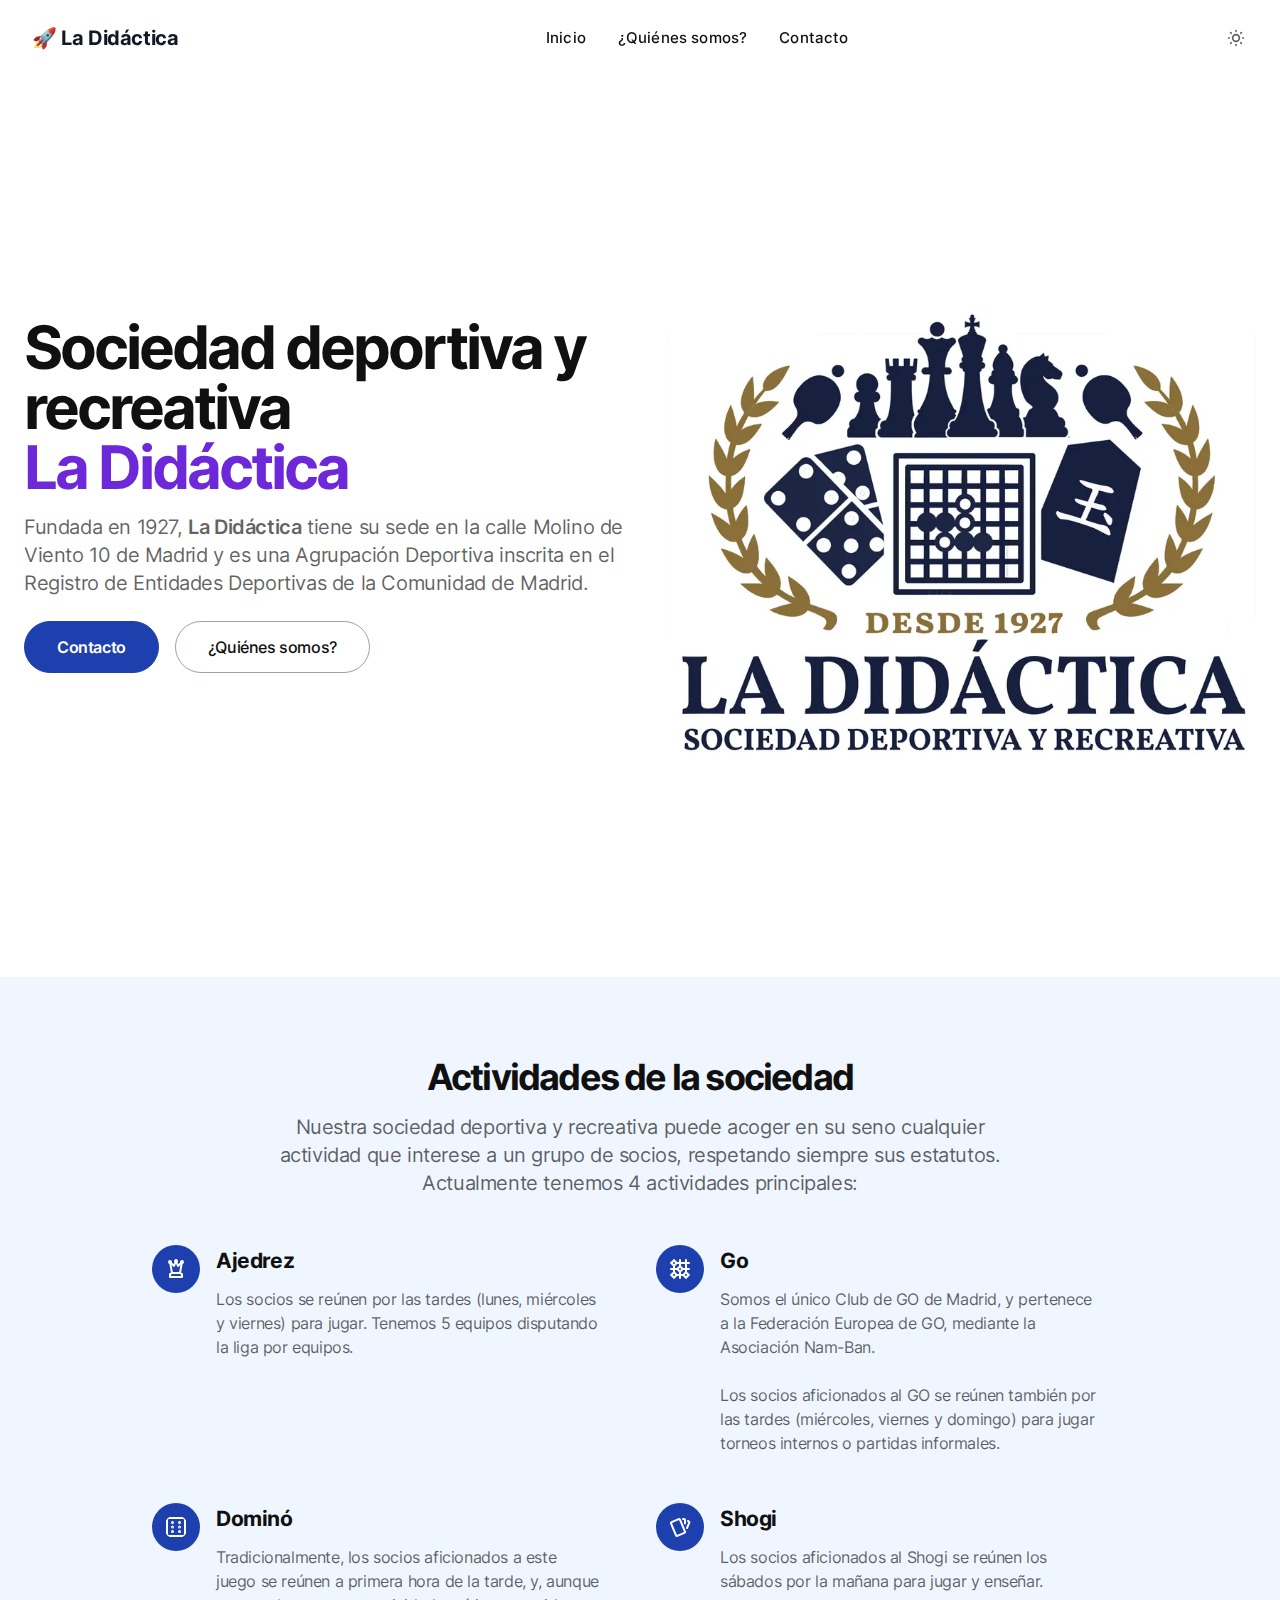
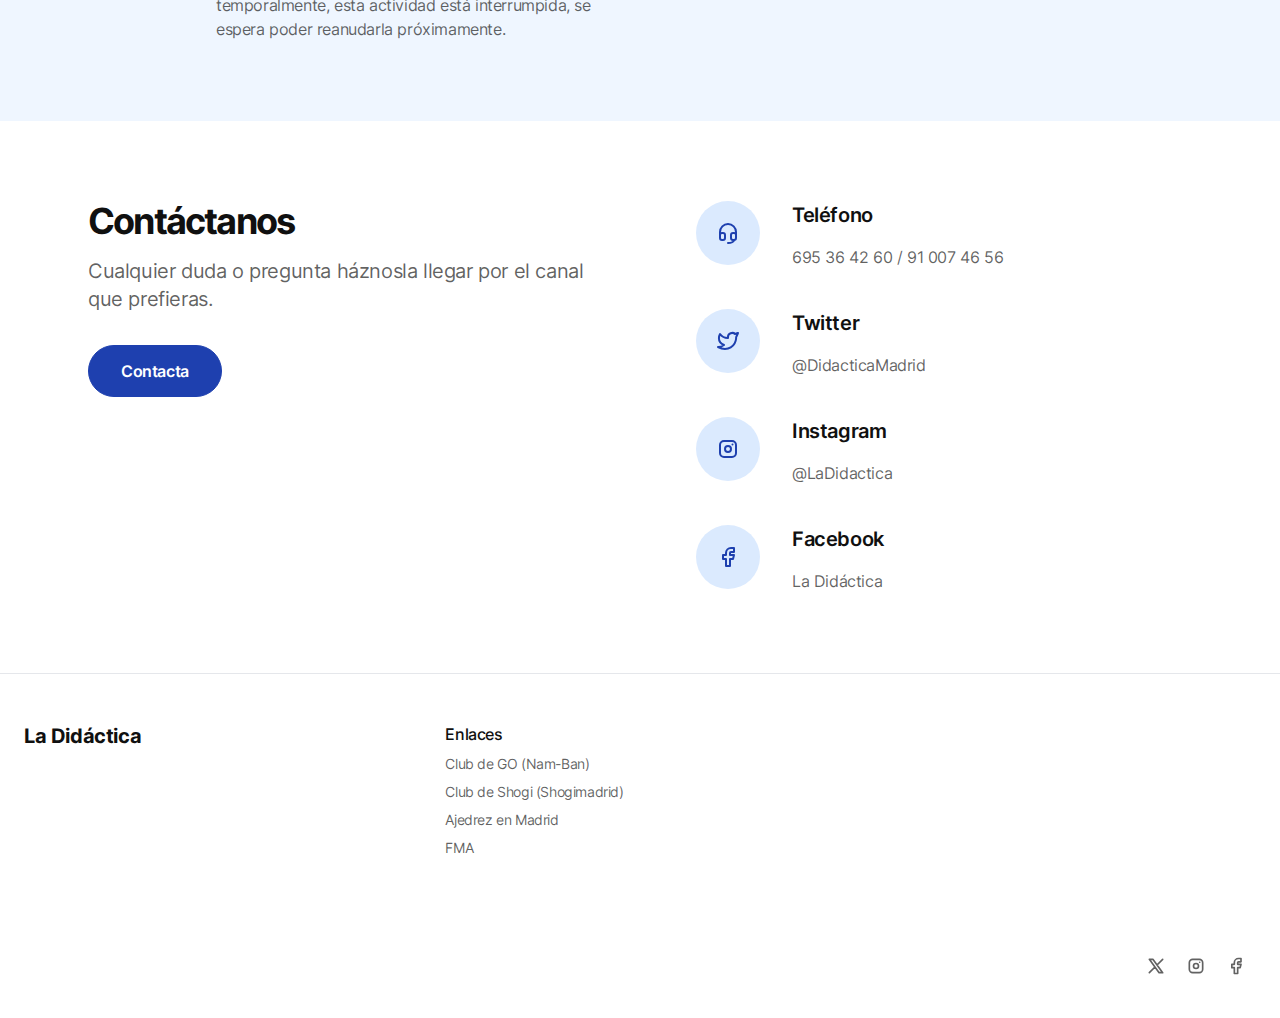
<file: index.html>
<!DOCTYPE html><html lang="es" dir="ltr" class="2xl:text-[20px]"><head><meta charset="UTF-8"><meta name="viewport" content="width=device-width, initial-scale=1.0"><link rel="sitemap" href="/sitemap-index.xml"><link rel="shortcut icon" href="/_astro/favicon.0252af4f.ico"><link rel="icon" type="image/svg+xml" href="/_astro/favicon.77100c0c.svg"><link rel="mask-icon" href="/_astro/favicon.77100c0c.svg" color="#8D46E7"><link rel="apple-touch-icon" sizes="180x180" href="/_astro/apple-touch-icon.1de27c4e.png"><style is:global>
  :root {
    --aw-font-sans: 'Inter Variable';
    --aw-font-serif: var(--aw-font-sans);
    --aw-font-heading: var(--aw-font-sans);

    --aw-color-primary: rgb(30 64 175);
    --aw-color-secondary: rgb(30 58 138);
    --aw-color-accent: rgb(109 40 217);

    --aw-color-text-heading: rgb(0 0 0); 
    --aw-color-text-default: rgb(16 16 16);
    --aw-color-text-muted: rgb(16 16 16 / 66%);
    --aw-color-bg-page: rgb(255 255 255);

    --aw-color-bg-page-dark: rgb(3 6 32);

    ::selection {background-color: lavender;}

  }

  .dark {
    --aw-font-sans: 'Inter Variable';
    --aw-font-serif: var(--aw-font-sans);
    --aw-font-heading: var(--aw-font-sans);

    --aw-color-primary: rgb(30 64 175);
    --aw-color-secondary: rgb(30 58 138);
    --aw-color-accent: rgb(109 40 217);

    --aw-color-text-heading: rgb(0 0 0); 
    --aw-color-text-default: rgb(229 236 246);
    --aw-color-text-muted: rgb(229 236 246 / 66%);
    --aw-color-bg-page: var(--aw-color-bg-page-dark);

    ::selection {background-color: black; color: snow}

  }
</style><script>(function(){const defaultTheme = "system";

  function applyTheme(theme) {
    if (theme === "dark") {
      document.documentElement.classList.add("dark");
    } else {
      document.documentElement.classList.remove("dark");
    }
    const matches = document.querySelectorAll("[data-aw-toggle-color-scheme] > input");

    if (matches && matches.length) {
      matches.forEach((elem) => {
        elem.checked = theme !== "dark";
      });
    }
  }

  if ((defaultTheme && defaultTheme.endsWith(":only")) || (!localStorage.theme && defaultTheme !== "system")) {
    applyTheme(defaultTheme.replace(":only", ""));
  } else if (
    localStorage.theme === "dark" ||
    (!("theme" in localStorage) && window.matchMedia("(prefers-color-scheme: dark)").matches)
  ) {
    applyTheme("dark");
  } else {
    applyTheme("light");
  }
})();</script><title>La Didáctica</title>
<meta name="description" content="🚀 Suitable for Startups, Small Business, Sass Websites, Professional Portfolios, Marketing Websites, Landing Pages &amp; Blogs." />
<meta name="robots" content="index,follow" />
<link rel="canonical" href="http://www.ajedrezladidactica.es" />
<meta property="og:title" content="La Didáctica" />
<meta property="og:description" content="🚀 Suitable for Startups, Small Business, Sass Websites, Professional Portfolios, Marketing Websites, Landing Pages &amp; Blogs." />
<meta property="og:url" content="http://www.ajedrezladidactica.es" />
<meta property="og:type" content="website" />
<meta property="og:image" content="http://www.ajedrezladidactica.es/_astro/default.5cdc518a_Z2s8F4u.webp" />

<meta property="og:locale" content="es" />
<meta property="og:site_name" content="La Didáctica" />
<meta name="twitter:card" content="summary_large_image" />
<meta name="twitter:site" content="@onwidget" />
<meta name="twitter:creator" content="@onwidget" /><meta name="google-site-verification" content="orcPxI47GSa-cRvY11tUe6iGg2IO_RPvnA1q95iEM3M"><link rel="stylesheet" href="/_astro/about.df98a821.css" /></head><body class="antialiased text-default bg-page tracking-tight"><header class="sticky top-0 z-40 flex-none mx-auto w-full border-b border-gray-50/0 transition-[opacity] ease-in-out" id="header"><div class="absolute inset-0"></div><div class="relative text-default py-3 px-3 md:px-6 mx-auto w-full md:flex md:justify-between max-w-7xl"><div class="flex justify-between"><a class="flex items-center" href="/"><span class="self-center ml-2 rtl:ml-0 rtl:mr-2 text-2xl md:text-xl font-bold text-gray-900 whitespace-nowrap dark:text-white">
🚀 La Didáctica</span></a><div class="flex items-center md:hidden"><button class="flex flex-col h-12 w-12 rounded justify-center items-center cursor-pointer group" aria-label="Toggle Menu" data-aw-toggle-menu><span class="sr-only">Toggle Menu</span><span aria-hidden="true" class="h-0.5 w-6 my-1 rounded-full bg-black dark:bg-white transition ease transform duration-200 opacity-80 group-[.expanded]:rotate-45 group-[.expanded]:translate-y-2.5"></span><span aria-hidden="true" class="h-0.5 w-6 my-1 rounded-full bg-black dark:bg-white transition ease transform duration-200 opacity-80 group-[.expanded]:opacity-0"></span><span aria-hidden="true" class="h-0.5 w-6 my-1 rounded-full bg-black dark:bg-white transition ease transform duration-200 opacity-80 group-[.expanded]:-rotate-45 group-[.expanded]:-translate-y-2.5"></span></button></div></div><nav class="items-center w-full md:w-auto hidden md:flex text-default overflow-y-auto overflow-x-hidden md:overflow-y-visible md:overflow-x-auto md:mx-5" aria-label="Main navigation"><ul class="flex flex-col md:flex-row md:self-center w-full md:w-auto text-xl md:text-[0.9375rem] tracking-[0.01rem] font-medium"><li class=""><a class="hover:text-link dark:hover:text-white px-4 py-3 flex items-centers aw-link-active" href="/">Inicio</a></li><li class=""><a class="hover:text-link dark:hover:text-white px-4 py-3 flex items-centers" href="/about">¿Quiénes somos?</a></li><li class=""><a class="hover:text-link dark:hover:text-white px-4 py-3 flex items-centers" href="/contact">Contacto</a></li></ul></nav><div class="hidden md:self-center flex md:flex items-center md:mb-0 fixed w-full md:w-auto md:static justify-end left-0 rtl:left-auto rtl:right-0 bottom-0 p-3 md:p-0"><div class="items-center flex justify-between w-full md:w-auto"><div class="flex"><button type="button" class="text-muted dark:text-gray-400 hover:bg-gray-100 dark:hover:bg-gray-700 focus:outline-none focus:ring-4 focus:ring-gray-200 dark:focus:ring-gray-700 rounded-lg text-sm p-2.5 inline-flex items-center" aria-label="Toggle between Dark and Light mode" data-aw-toggle-color-scheme><svg width="1em" height="1em" viewBox="0 0 24 24" class="w-6 h-6 md:w-5 md:h-5 md:inline-block" data-icon="tabler:sun"><symbol id="ai:tabler:sun"><path fill="none" stroke="currentColor" stroke-linecap="round" stroke-linejoin="round" stroke-width="2" d="M8 12a4 4 0 1 0 8 0a4 4 0 1 0-8 0m-5 0h1m8-9v1m8 8h1m-9 8v1M5.6 5.6l.7.7m12.1-.7l-.7.7m0 11.4l.7.7m-12.1-.7l-.7.7"/></symbol><use  xlink:href="#ai:tabler:sun"></use></svg></button></div></div></div></div></header><main><section class="relative md:-mt-[76px] not-prose"><div class="absolute inset-0 pointer-events-none" aria-hidden="true"></div><div class="relative max-w-7xl mx-auto px-4 sm:px-6"><div class="pt-0 md:pt-[76px] pointer-events-none"></div><div class="py-12 md:py-20 lg:py-0 lg:flex lg:items-center lg:h-screen lg:gap-8"><div class="basis-1/2 text-center lg:text-left pb-10 md:pb-16 mx-auto"><h1 class="text-5xl md:text-6xl font-bold leading-tighter tracking-tighter mb-4 font-heading dark:text-gray-200">
Sociedad deportiva y recreativa <span class="text-accent dark:text-white highlight">La&nbsp;Didáctica</span></h1><div class="max-w-3xl mx-auto lg:max-w-none"><p class="text-xl text-muted mb-6 dark:text-slate-300">
Fundada en 1927, <span class="font-semibold">La Didáctica</span> tiene su sede en la calle Molino de Viento 10 de
      Madrid y es una Agrupación Deportiva inscrita en el Registro de Entidades Deportivas de la Comunidad de Madrid.
</p><div class="max-w-xs sm:max-w-md m-auto flex flex-nowrap flex-col sm:flex-row sm:justify-center gap-4 lg:justify-start lg:m-0 lg:max-w-7xl"><div class="flex w-full sm:w-auto"><a class="btn-primary w-full sm:mb-0" href="/contact">Contacto</a></div><div class="flex w-full sm:w-auto"><a class="btn-secondary w-full sm:mb-0" href="/about">¿Quiénes somos?</a></div></div></div></div><div class="basis-1/2"><div class="relative m-auto max-w-5xl"><img src="/_astro/logo.8df30295.jpg" width="600" height="600" srcset="/_astro/logo.8df30295_fkO92.webp 400w, /_astro/logo.8df30295_Z1JqTbo.webp 600w, /_astro/logo.8df30295_Z2mAIkr.webp 768w, /_astro/logo.8df30295_WSDjp.webp 1024w, /_astro/logo.8df30295_1kmgs.webp 1200w" sizes="(max-width: 767px) 400px, (max-width: 1023px) 768px, (max-width: 2039px) 1024px, 2040px" style="object-fit: cover; object-position: center; max-width: 600px; max-height: 600px; aspect-ratio: 1; width: 100%;" class="mx-auto rounded-md w-full" loading="eager" alt="Sociedad Deportiva y Recreativa La Didáctica (desde 1927)" decoding="async"></div></div></div></div></section><section class="relative not-prose scroll-mt-[72px]" id="features"><div class="absolute inset-0 pointer-events-none -z-[1]" aria-hidden="true"><div class="absolute inset-0 bg-blue-50 dark:bg-transparent"></div></div><div class="relative mx-auto px-4 md:px-6 py-12 md:py-16 lg:py-20 text-default max-w-5xl"><div class="mb-8 md:mx-auto md:mb-12 text-center max-w-3xl"><h2 class="font-bold leading-tighter tracking-tighter font-heading text-heading text-3xl md:text-4xl">Actividades de la sociedad</h2><p class="mt-4 text-muted text-xl">Nuestra sociedad deportiva y recreativa puede acoger en su seno cualquier actividad que interese a un grupo de socios, respetando siempre sus estatutos. Actualmente tenemos 4 actividades principales:</p></div><div class="grid mx-auto gap-8 md:gap-y-12 sm:grid-cols-2"><div><div class="flex flex-row max-w-md"><div class="flex justify-center"><svg width="1em" height="1em" viewBox="0 0 24 24" class="text-white bg-primary rounded-full w-10 h-10 p-2 md:w-12 md:h-12 md:p-3 mr-4 rtl:ml-4 rtl:mr-0" data-icon="tabler:chess-queen"><symbol id="ai:tabler:chess-queen"><g fill="none" stroke="currentColor" stroke-linecap="round" stroke-linejoin="round" stroke-width="2"><path d="m16 16l2-11l-4 4l-2-5l-2 5l-4-4l2 11m0 0l-1.447.724a1 1 0 0 0-.553.894V20h12v-2.382a1 1 0 0 0-.553-.894L16 16H8z"/><path d="M11 4a1 1 0 1 0 2 0a1 1 0 1 0-2 0M5 5a1 1 0 1 0 2 0a1 1 0 1 0-2 0m12 0a1 1 0 1 0 2 0a1 1 0 1 0-2 0"/></g></symbol><use  xlink:href="#ai:tabler:chess-queen"></use></svg></div><div class="mt-0.5"><h3 class="text-xl font-bold md:text-[1.3rem]">Ajedrez</h3><p class="mt-3 text-muted">Los socios se reúnen por las tardes (lunes, miércoles y viernes) para jugar. Tenemos 5 equipos disputando la liga por equipos.</p></div></div></div><div><div class="flex flex-row max-w-md"><div class="flex justify-center"><svg width="1em" height="1em" viewBox="0 0 24 24" class="text-white bg-primary rounded-full w-10 h-10 p-2 md:w-12 md:h-12 md:p-3 mr-4 rtl:ml-4 rtl:mr-0" data-icon="tabler:go-game"><symbol id="ai:tabler:go-game"><path fill="none" stroke="currentColor" stroke-linecap="round" stroke-linejoin="round" stroke-width="2" d="M4 6a2 2 0 1 0 4 0a2 2 0 1 0-4 0m6 6a2 2 0 1 0 4 0a2 2 0 1 0-4 0m-6 6a2 2 0 1 0 4 0a2 2 0 1 0-4 0m12 0a2 2 0 1 0 4 0a2 2 0 1 0-4 0M3 12h7m4 0h7M3 6h1m4 0h13M3 18h1m4 0h8m4 0h1M6 3v1m0 4v8m0 4v1m6-18v7m0 4v7m6-18v13m0 4v1"/></symbol><use  xlink:href="#ai:tabler:go-game"></use></svg></div><div class="mt-0.5"><h3 class="text-xl font-bold md:text-[1.3rem]">Go</h3><p class="mt-3 text-muted">Somos el único Club de GO de Madrid, y pertenece a la Federación Europea de GO, mediante la Asociación Nam-Ban.<br /><br />Los socios aficionados al GO se reúnen también por las tardes (miércoles, viernes y domingo) para jugar torneos internos o partidas informales.</p></div></div></div><div><div class="flex flex-row max-w-md"><div class="flex justify-center"><svg width="1em" height="1em" viewBox="0 0 24 24" class="text-white bg-primary rounded-full w-10 h-10 p-2 md:w-12 md:h-12 md:p-3 mr-4 rtl:ml-4 rtl:mr-0" data-icon="tabler:dice-6"><symbol id="ai:tabler:dice-6"><g fill="none" stroke="currentColor" stroke-linecap="round" stroke-linejoin="round" stroke-width="2"><path d="M3 5a2 2 0 0 1 2-2h14a2 2 0 0 1 2 2v14a2 2 0 0 1-2 2H5a2 2 0 0 1-2-2z"/><circle cx="8.5" cy="7.5" r=".5" fill="currentColor"/><circle cx="15.5" cy="7.5" r=".5" fill="currentColor"/><circle cx="8.5" cy="12" r=".5" fill="currentColor"/><circle cx="15.5" cy="12" r=".5" fill="currentColor"/><circle cx="15.5" cy="16.5" r=".5" fill="currentColor"/><circle cx="8.5" cy="16.5" r=".5" fill="currentColor"/></g></symbol><use  xlink:href="#ai:tabler:dice-6"></use></svg></div><div class="mt-0.5"><h3 class="text-xl font-bold md:text-[1.3rem]">Dominó</h3><p class="mt-3 text-muted">Tradicionalmente, los socios aficionados a este juego se reúnen a primera hora de la tarde, y, aunque temporalmente, esta actividad está interrumpida, se espera poder reanudarla próximamente.</p></div></div></div><div><div class="flex flex-row max-w-md"><div class="flex justify-center"><svg width="1em" height="1em" viewBox="0 0 24 24" class="text-white bg-primary rounded-full w-10 h-10 p-2 md:w-12 md:h-12 md:p-3 mr-4 rtl:ml-4 rtl:mr-0" data-icon="tabler:cards"><symbol id="ai:tabler:cards"><path fill="none" stroke="currentColor" stroke-linecap="round" stroke-linejoin="round" stroke-width="2" d="m3.604 7.197l7.138-3.109a.96.96 0 0 1 1.27.527l4.924 11.902a1 1 0 0 1-.514 1.304L9.285 20.93a.96.96 0 0 1-1.271-.527L3.09 8.5a1 1 0 0 1 .514-1.304zM15 4h1a1 1 0 0 1 1 1v3.5M20 6c.264.112.52.217.768.315a1 1 0 0 1 .53 1.311L19 13"/></symbol><use  xlink:href="#ai:tabler:cards"></use></svg></div><div class="mt-0.5"><h3 class="text-xl font-bold md:text-[1.3rem]">Shogi</h3><p class="mt-3 text-muted">Los socios aficionados al Shogi se reúnen los sábados por la mañana para jugar y enseñar. </p></div></div></div></div></div></section><section class="relative not-prose scroll-mt-[72px]"><div class="absolute inset-0 pointer-events-none -z-[1]" aria-hidden="true"><div class="absolute inset-0"></div></div><div class="relative px-4 md:px-6 py-12 md:py-16 lg:py-20 text-default max-w-6xl mx-auto"><div class="flex flex-col gap-8 md:gap-12 md:flex-row "><div class="w-full lg:w-1/2 gap-8 md:gap-12 lg:mr-16 md:mr-8 mr-0"><div class="md:mx-auto text-center md:text-left rtl:md:text-right mb-4 md:mb-8"><h2 class="leading-tighter tracking-tighter text-heading mb-4 text-3xl lg:text-4xl font-bold font-heading">Contáctanos</h2><p class="mt-4 mb-8 text-xl text-muted dark:text-slate-400">Cualquier duda o pregunta háznosla llegar por el canal que prefieras.</p></div><div class="w-full text-center md:text-left rtl:md:text-right"><a class="btn-primary mb-12 w-auto" href="/contact">Contacta</a></div></div><div class="w-full lg:w-1/2 px-0"><ul class="space-y-10"><li class="flex md:-mx-4"><div class="pr-4 sm:pl-4 rtl:pr-0 rtl:pl-4 rtl:sm:pl-0 rtl:sm:pr-4"><span class="flex w-16 h-16 mx-auto items-center justify-center text-2xl font-bold rounded-full bg-blue-100 text-primary"><svg width="1em" height="1em" viewBox="0 0 24 24" class="w-6 h-6 icon-bold" data-icon="tabler:headset"><symbol id="ai:tabler:headset"><g fill="none" stroke="currentColor" stroke-linecap="round" stroke-linejoin="round" stroke-width="2"><path d="M4 14v-3a8 8 0 1 1 16 0v3m-2 5c0 1.657-2.686 3-6 3"/><path d="M4 14a2 2 0 0 1 2-2h1a2 2 0 0 1 2 2v3a2 2 0 0 1-2 2H6a2 2 0 0 1-2-2v-3zm11 0a2 2 0 0 1 2-2h1a2 2 0 0 1 2 2v3a2 2 0 0 1-2 2h-1a2 2 0 0 1-2-2v-3z"/></g></symbol><use  xlink:href="#ai:tabler:headset"></use></svg></span></div><div class="pl-4 rtl:pl-0 rtl:pr-4"><h3 class="mb-4 text-xl font-semibold font-heading">Teléfono</h3><p class="text-muted dark:text-gray-400"><a href="tel:695364260">695 36 42 60</a> / <a href="tel:910074656">91 007 46 56</a></p></div></li><li class="flex md:-mx-4"><div class="pr-4 sm:pl-4 rtl:pr-0 rtl:pl-4 rtl:sm:pl-0 rtl:sm:pr-4"><span class="flex w-16 h-16 mx-auto items-center justify-center text-2xl font-bold rounded-full bg-blue-100 text-primary"><svg width="1em" height="1em" viewBox="0 0 24 24" class="w-6 h-6 icon-bold" data-icon="tabler:brand-twitter"><symbol id="ai:tabler:brand-twitter"><path fill="none" stroke="currentColor" stroke-linecap="round" stroke-linejoin="round" stroke-width="2" d="M22 4.01c-1 .49-1.98.689-3 .99c-1.121-1.265-2.783-1.335-4.38-.737S11.977 6.323 12 8v1c-3.245.083-6.135-1.395-8-4c0 0-4.182 7.433 4 11c-1.872 1.247-3.739 2.088-6 2c3.308 1.803 6.913 2.423 10.034 1.517c3.58-1.04 6.522-3.723 7.651-7.742a13.84 13.84 0 0 0 .497-3.753c0-.249 1.51-2.772 1.818-4.013z"/></symbol><use  xlink:href="#ai:tabler:brand-twitter"></use></svg></span></div><div class="pl-4 rtl:pl-0 rtl:pr-4"><h3 class="mb-4 text-xl font-semibold font-heading">Twitter</h3><p class="text-muted dark:text-gray-400"><a href="https://twitter.com/DidacticaMadrid" target=_blank">@DidacticaMadrid</a></p></div></li><li class="flex md:-mx-4"><div class="pr-4 sm:pl-4 rtl:pr-0 rtl:pl-4 rtl:sm:pl-0 rtl:sm:pr-4"><span class="flex w-16 h-16 mx-auto items-center justify-center text-2xl font-bold rounded-full bg-blue-100 text-primary"><svg width="1em" height="1em" viewBox="0 0 24 24" class="w-6 h-6 icon-bold" data-icon="tabler:brand-instagram"><use  xlink:href="#ai:tabler:brand-instagram"></use></svg></span></div><div class="pl-4 rtl:pl-0 rtl:pr-4"><h3 class="mb-4 text-xl font-semibold font-heading">Instagram</h3><p class="text-muted dark:text-gray-400"><a href="https://www.instagram.com/ladidactica/" target=_blank">@LaDidactica</a></p></div></li><li class="flex md:-mx-4"><div class="pr-4 sm:pl-4 rtl:pr-0 rtl:pl-4 rtl:sm:pl-0 rtl:sm:pr-4"><span class="flex w-16 h-16 mx-auto items-center justify-center text-2xl font-bold rounded-full bg-blue-100 text-primary"><svg width="1em" height="1em" viewBox="0 0 24 24" class="w-6 h-6 icon-bold" data-icon="tabler:brand-facebook"><use  xlink:href="#ai:tabler:brand-facebook"></use></svg></span></div><div class="pl-4 rtl:pl-0 rtl:pr-4"><h3 class="mb-4 text-xl font-semibold font-heading">Facebook</h3><p class="text-muted dark:text-gray-400"><a href="https://www.facebook.com/LaDidacticaMadrid" target=_blank">La Didáctica</a></p></div></li></ul></div></div></div></section></main><footer class="relative border-t border-gray-200 dark:border-slate-800 not-prose"><div class="dark:bg-dark absolute inset-0 pointer-events-none" aria-hidden="true"></div><div class="relative max-w-7xl mx-auto px-4 sm:px-6 dark:text-slate-300"><div class="grid grid-cols-12 gap-4 gap-y-8 sm:gap-8 py-8 md:py-12"><div class="col-span-12 lg:col-span-4"><div class="mb-2"><a class="inline-block font-bold text-xl" href="/">La Didáctica</a></div><div class="text-sm text-muted"></div></div><div class="col-span-6 md:col-span-3 lg:col-span-2"><div class="dark:text-gray-300 font-medium mb-2">Enlaces</div><ul class="text-sm"><li class="mb-2"><a class="text-muted hover:text-gray-700 hover:underline dark:text-gray-400 transition duration-150 ease-in-out" href="http://www.clubgomadrid.org/">Club de GO (Nam-Ban)</a></li><li class="mb-2"><a class="text-muted hover:text-gray-700 hover:underline dark:text-gray-400 transition duration-150 ease-in-out" href="https://www.instagram.com/shogimadrid/">Club de Shogi (Shogimadrid)</a></li><li class="mb-2"><a class="text-muted hover:text-gray-700 hover:underline dark:text-gray-400 transition duration-150 ease-in-out" href="http://www.ajedrezenmadrid.com/">Ajedrez en Madrid</a></li><li class="mb-2"><a class="text-muted hover:text-gray-700 hover:underline dark:text-gray-400 transition duration-150 ease-in-out" href="http://www.ajedrezfma.com/">FMA</a></li></ul></div></div><div class="md:flex md:items-center md:justify-between py-6 md:py-8"><ul class="flex mb-4 md:order-1 -ml-2 md:ml-4 md:mb-0 rtl:ml-0 rtl:-mr-2 rtl:md:ml-0 rtl:md:mr-4"><li><a class="text-muted dark:text-gray-400 hover:bg-gray-100 dark:hover:bg-gray-700 focus:outline-none focus:ring-4 focus:ring-gray-200 dark:focus:ring-gray-700 rounded-lg text-sm p-2.5 inline-flex items-center" aria-label="X" href="https://twitter.com/DidacticaMadrid"><svg width="1em" height="1em" viewBox="0 0 24 24" class="w-5 h-5" data-icon="tabler:brand-x"><symbol id="ai:tabler:brand-x"><path fill="none" stroke="currentColor" stroke-linecap="round" stroke-linejoin="round" stroke-width="2" d="m4 4l11.733 16H20L8.267 4zm0 16l6.768-6.768m2.46-2.46L20 4"/></symbol><use  xlink:href="#ai:tabler:brand-x"></use></svg></a></li><li><a class="text-muted dark:text-gray-400 hover:bg-gray-100 dark:hover:bg-gray-700 focus:outline-none focus:ring-4 focus:ring-gray-200 dark:focus:ring-gray-700 rounded-lg text-sm p-2.5 inline-flex items-center" aria-label="Instagram" href="https://www.instagram.com/ladidactica/"><svg width="1em" height="1em" viewBox="0 0 24 24" class="w-5 h-5" data-icon="tabler:brand-instagram"><symbol id="ai:tabler:brand-instagram"><g fill="none" stroke="currentColor" stroke-linecap="round" stroke-linejoin="round" stroke-width="2"><path d="M4 8a4 4 0 0 1 4-4h8a4 4 0 0 1 4 4v8a4 4 0 0 1-4 4H8a4 4 0 0 1-4-4z"/><path d="M9 12a3 3 0 1 0 6 0a3 3 0 1 0-6 0m7.5-4.5v.01"/></g></symbol><use  xlink:href="#ai:tabler:brand-instagram"></use></svg></a></li><li><a class="text-muted dark:text-gray-400 hover:bg-gray-100 dark:hover:bg-gray-700 focus:outline-none focus:ring-4 focus:ring-gray-200 dark:focus:ring-gray-700 rounded-lg text-sm p-2.5 inline-flex items-center" aria-label="Facebook" href="https://www.facebook.com/LaDidacticaMadrid"><svg width="1em" height="1em" viewBox="0 0 24 24" class="w-5 h-5" data-icon="tabler:brand-facebook"><symbol id="ai:tabler:brand-facebook"><path fill="none" stroke="currentColor" stroke-linecap="round" stroke-linejoin="round" stroke-width="2" d="M7 10v4h3v7h4v-7h3l1-4h-4V8a1 1 0 0 1 1-1h3V3h-3a5 5 0 0 0-5 5v2H7"/></symbol><use  xlink:href="#ai:tabler:brand-facebook"></use></svg></a></li></ul><div class="text-sm mr-4 dark:text-slate-400"></div></div></div></footer><script>(function(){const defaultTheme = "system";

  function applyTheme(theme) {
    if (theme === 'dark') {
      document.documentElement.classList.add('dark');
    } else {
      document.documentElement.classList.remove('dark');
    }
  }

  if ((defaultTheme && defaultTheme.endsWith(':only')) || (!localStorage.theme && defaultTheme !== 'system')) {
    applyTheme(defaultTheme.replace(':only', ''));
  } else if (
    localStorage.theme === 'dark' ||
    (!('theme' in localStorage) && window.matchMedia('(prefers-color-scheme: dark)').matches)
  ) {
    applyTheme('dark');
  } else {
    applyTheme('light');
  }

  function attachEvent(selector, event, fn) {
    const matches = typeof selector === 'string' ? document.querySelectorAll(selector) : selector;
    if (matches && matches.length) {
      matches.forEach((elem) => {
        elem.addEventListener(event, (e) => fn(e, elem), false);
      });
    }
  }

  window.onload = function () {
    let lastKnownScrollPosition = window.scrollY;
    let ticking = true;

    attachEvent('#header nav', 'click', function () {
      document.querySelector("[data-aw-toggle-menu]")?.classList.remove("expanded");
      document.body.classList.remove("overflow-hidden");
      document.getElementById("header")?.classList.remove("h-screen");
      document.getElementById("header")?.classList.remove("expanded");
      document.getElementById("header")?.classList.remove("bg-page");
      document.querySelector("#header nav")?.classList.add("hidden");
      document.querySelector("#header > div > div:last-child")?.classList.add("hidden");
    });

    attachEvent('[data-aw-toggle-menu]', 'click', function (_, elem) {
      elem.classList.toggle("expanded");
      document.body.classList.toggle("overflow-hidden");
      document.getElementById("header")?.classList.toggle("h-screen");
      document.getElementById("header")?.classList.toggle("expanded");
      document.getElementById("header")?.classList.toggle("bg-page");
      document.querySelector("#header nav")?.classList.toggle("hidden");
      document.querySelector("#header > div > div:last-child")?.classList.toggle("hidden");
    });

    attachEvent('[data-aw-toggle-color-scheme]', 'click', function () {
      if (defaultTheme.endsWith(':only')) {
        return;
      }
      document.documentElement.classList.toggle('dark');
      localStorage.theme = document.documentElement.classList.contains('dark') ? 'dark' : 'light';
    });

    attachEvent('[data-aw-social-share]', 'click', function (_, elem) {
      const network = elem.getAttribute('data-aw-social-share');
      const url = encodeURIComponent(elem.getAttribute('data-aw-url'));
      const text = encodeURIComponent(elem.getAttribute('data-aw-text'));

      let href;
      switch (network) {
        case 'facebook':
          href = `https://www.facebook.com/sharer.php?u=${url}`;
          break;
        case 'twitter':
          href = `https://twitter.com/intent/tweet?url=${url}&text=${text}`;
          break;
        case 'linkedin':
          href = `https://www.linkedin.com/shareArticle?mini=true&url=${url}&title=${text}`;
          break;
        case 'whatsapp':
          href = `https://wa.me/?text=${text}%20${url}`;
          break;
        case 'mail':
          href = `mailto:?subject=%22${text}%22&body=${text}%20${url}`;
          break;

        default:
          return;
      }

      const newlink = document.createElement('a');
      newlink.target = '_blank';
      newlink.href = href;
      newlink.click();
    });

    function appyHeaderStylesOnScroll() {
      const header = document.getElementById('header');
      if (lastKnownScrollPosition > 60 && !header.classList.contains('scroll')) {
        document.getElementById('header').classList.add('scroll');
      } else if (lastKnownScrollPosition <= 60 && header.classList.contains('scroll')) {
        document.getElementById('header').classList.remove('scroll');
      }
      ticking = false;
    }
    appyHeaderStylesOnScroll();

    attachEvent([document], 'scroll', function () {
      lastKnownScrollPosition = window.scrollY;

      if (!ticking) {
        window.requestAnimationFrame(() => {
          appyHeaderStylesOnScroll();
        });
        ticking = true;
      }
    });
  };

  window.onpageshow = function () {
    document.documentElement.classList.add('motion-safe:scroll-smooth');
    const elem = document.querySelector('[data-aw-toggle-menu]');
    if (elem) {
      elem.classList.remove('expanded');
    }
    document.body.classList.remove("overflow-hidden");
    document.getElementById("header")?.classList.remove("h-screen");
    document.getElementById("header")?.classList.remove("expanded");
    document.querySelector("#header nav")?.classList.add("hidden");
  };
})();</script></body></html>
</file>
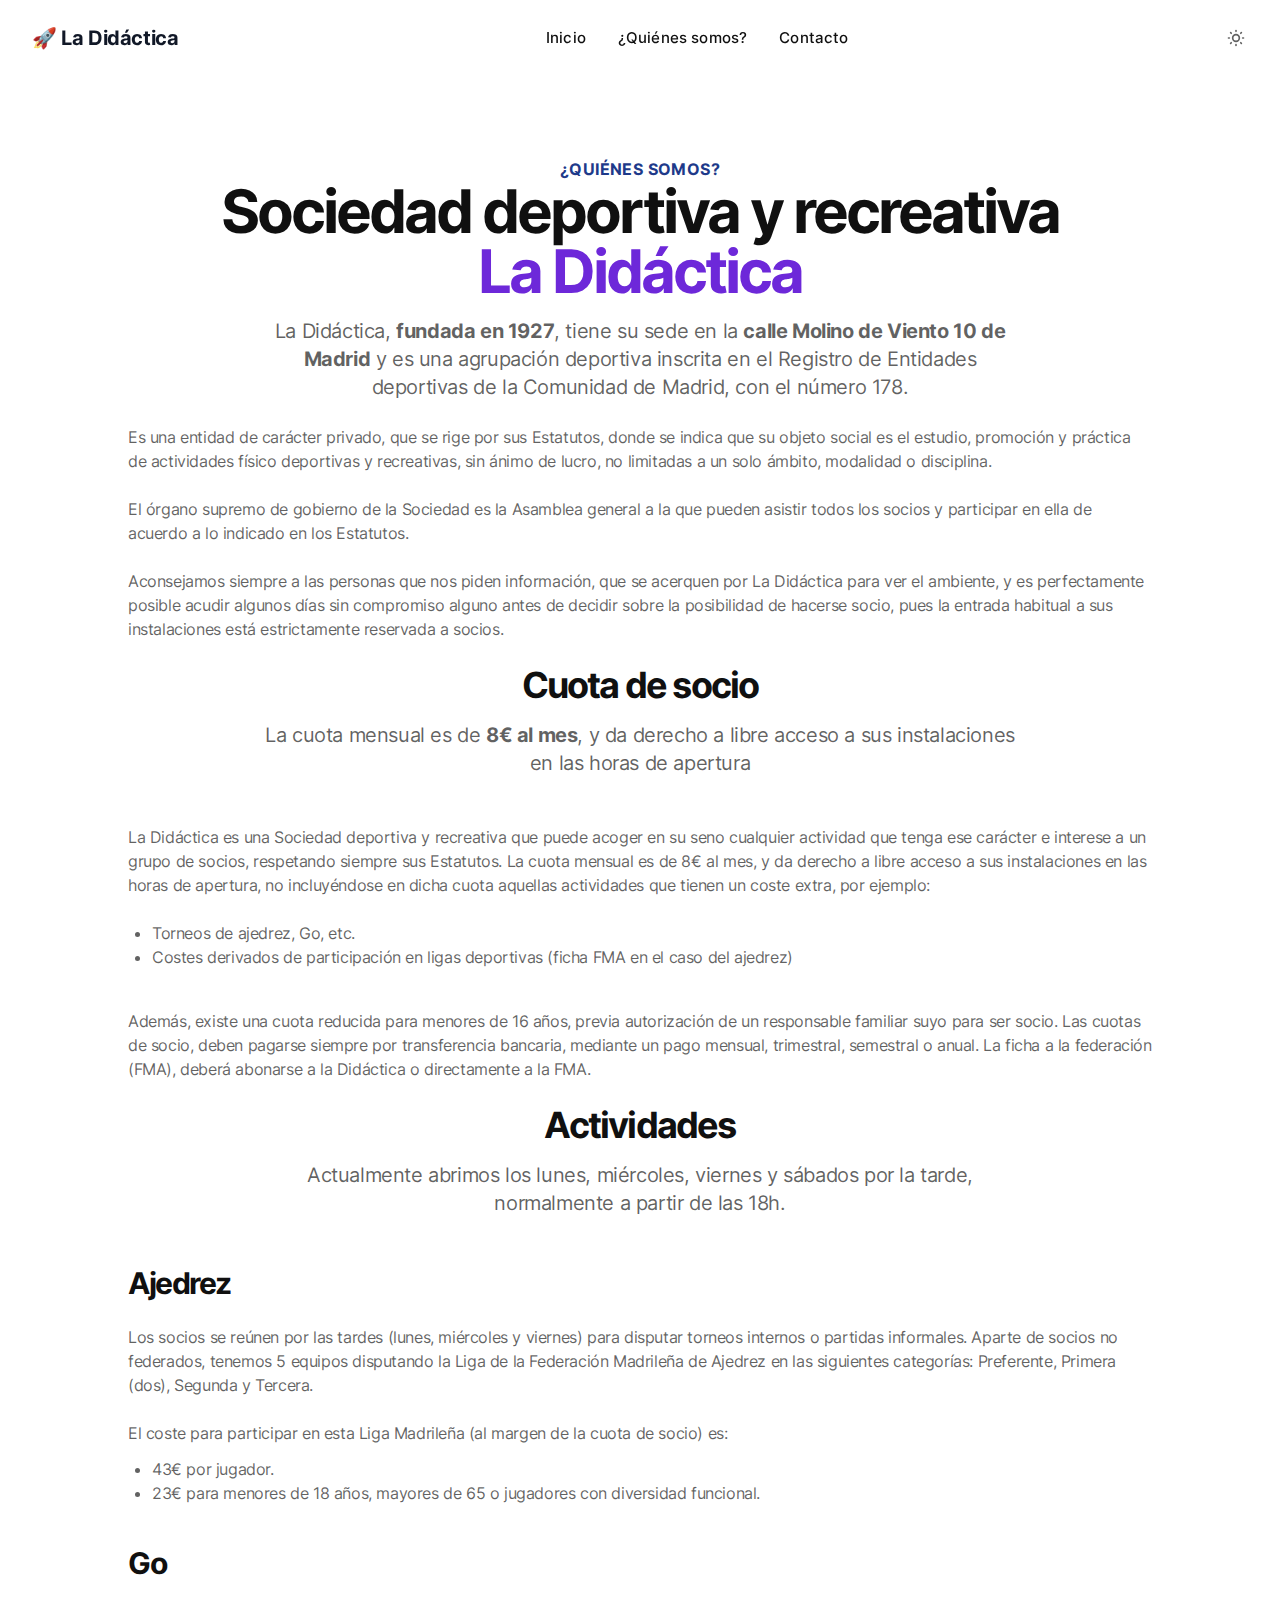
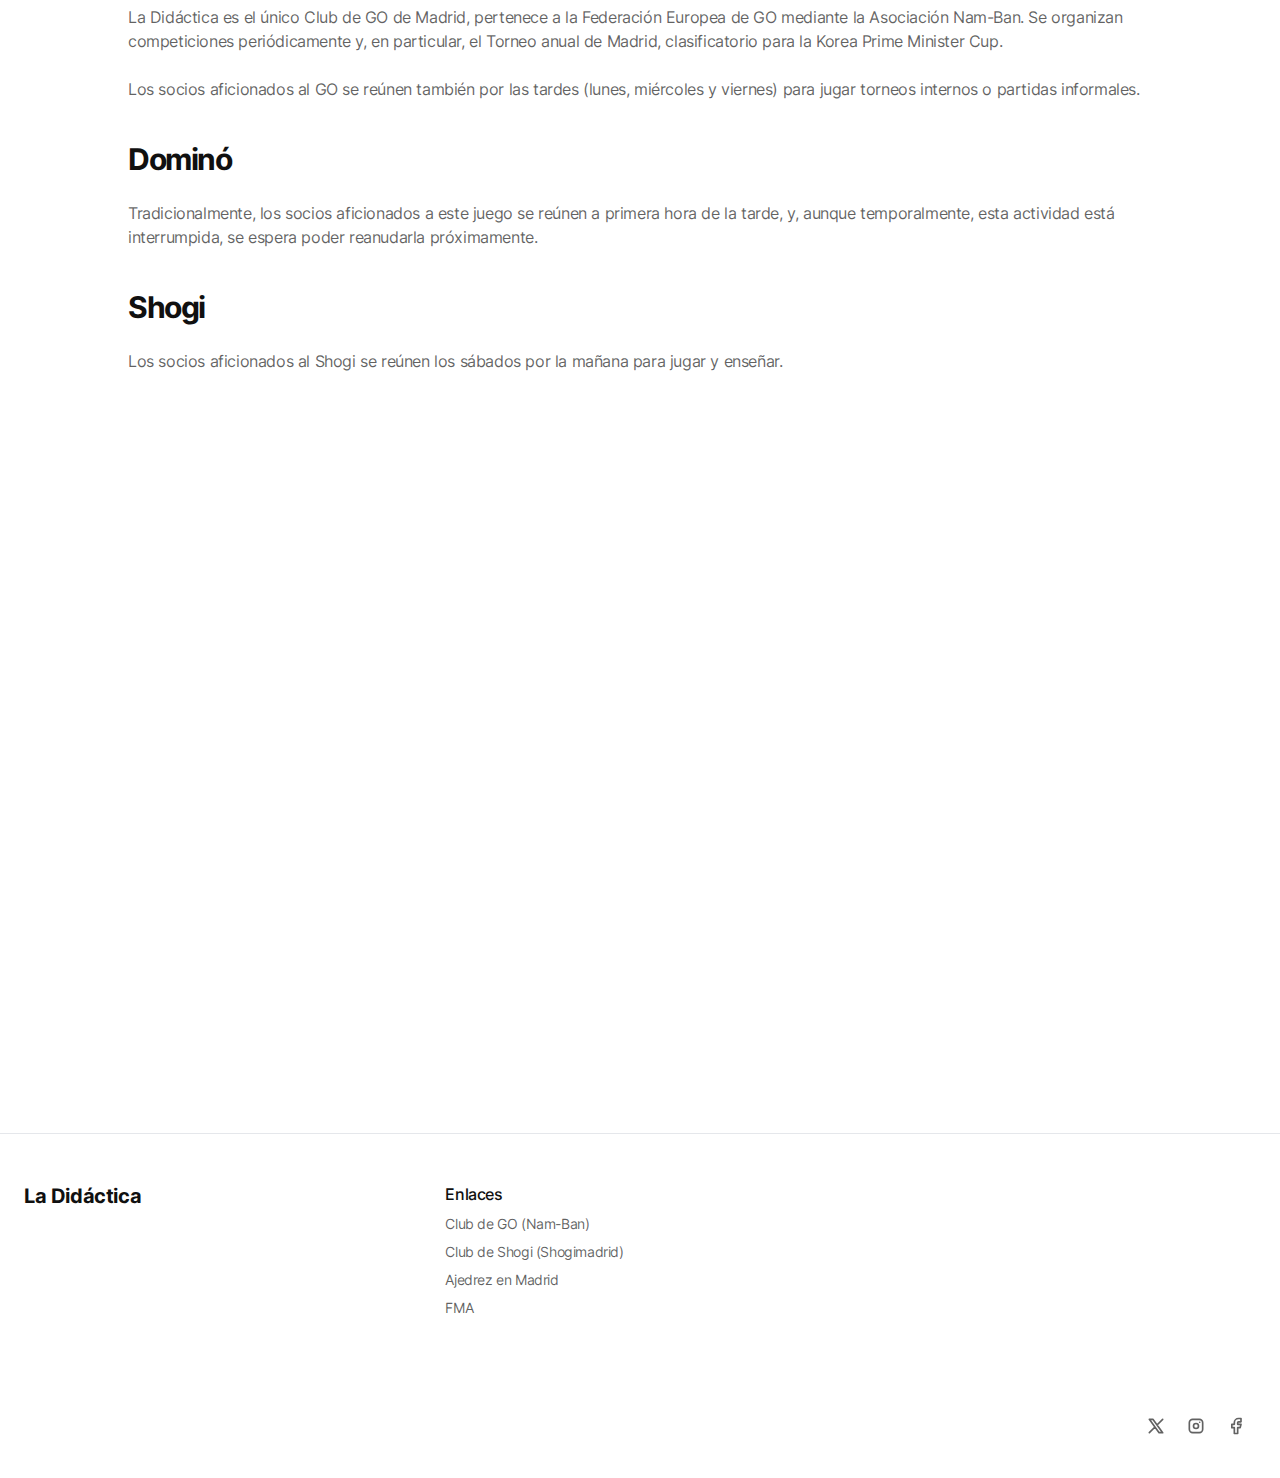
<file: about/index.html>
<!DOCTYPE html><html class="2xl:text-[20px]" dir="ltr" lang="es"><head><meta charset="UTF-8"><meta content="width=device-width,initial-scale=1" name="viewport"><link href="/sitemap-index.xml" rel="sitemap"><link href="/_astro/favicon.0252af4f.ico" rel="shortcut icon"><link href="/_astro/favicon.77100c0c.svg" rel="icon" type="image/svg+xml"><link href="/_astro/favicon.77100c0c.svg" rel="mask-icon" color="#8D46E7"><link href="/_astro/apple-touch-icon.1de27c4e.png" rel="apple-touch-icon" sizes="180x180"><style is:global>:root{--aw-font-sans:'Inter Variable';--aw-font-serif:var(--aw-font-sans);--aw-font-heading:var(--aw-font-sans);--aw-color-primary:rgb(30 64 175);--aw-color-secondary:rgb(30 58 138);--aw-color-accent:rgb(109 40 217);--aw-color-text-heading:rgb(0 0 0);--aw-color-text-default:rgb(16 16 16);--aw-color-text-muted:rgb(16 16 16 / 66%);--aw-color-bg-page:rgb(255 255 255);--aw-color-bg-page-dark:rgb(3 6 32)}.dark{--aw-font-sans:'Inter Variable';--aw-font-serif:var(--aw-font-sans);--aw-font-heading:var(--aw-font-sans);--aw-color-primary:rgb(30 64 175);--aw-color-secondary:rgb(30 58 138);--aw-color-accent:rgb(109 40 217);--aw-color-text-heading:rgb(0 0 0);--aw-color-text-default:rgb(229 236 246);--aw-color-text-muted:rgb(229 236 246 / 66%);--aw-color-bg-page:var(--aw-color-bg-page-dark)}</style><script>!function(){const e="system";function t(e){"dark"===e?document.documentElement.classList.add("dark"):document.documentElement.classList.remove("dark");const t=document.querySelectorAll("[data-aw-toggle-color-scheme] > input");t&&t.length&&t.forEach((t=>{t.checked="dark"!==e}))}e&&e.endsWith(":only")||(localStorage.theme,0)?t(e.replace(":only","")):"dark"===localStorage.theme||!("theme"in localStorage)&&window.matchMedia("(prefers-color-scheme: dark)").matches?t("dark"):t("light")}()</script><title>¿Quiénes somos? — La Didáctica</title><meta content="🚀 Suitable for Startups, Small Business, Sass Websites, Professional Portfolios, Marketing Websites, Landing Pages &amp; Blogs." name="description"/><meta content="index,follow" name="robots"/><link href="http://www.ajedrezladidactica.es/about" rel="canonical"/><meta content="¿Quiénes somos?" property="og:title"/><meta content="🚀 Suitable for Startups, Small Business, Sass Websites, Professional Portfolios, Marketing Websites, Landing Pages &amp; Blogs." property="og:description"/><meta content="http://www.ajedrezladidactica.es/about" property="og:url"/><meta content="website" property="og:type"/><meta content="http://www.ajedrezladidactica.es/_astro/default.5cdc518a_Z2s8F4u.webp" property="og:image"/><meta content="es" property="og:locale"/><meta content="La Didáctica" property="og:site_name"/><meta content="summary_large_image" name="twitter:card"/><meta content="@onwidget" name="twitter:site"/><meta content="@onwidget" name="twitter:creator"/><meta content="orcPxI47GSa-cRvY11tUe6iGg2IO_RPvnA1q95iEM3M" name="google-site-verification"><link href="/_astro/about.df98a821.css" rel="stylesheet"/></head><body class="antialiased bg-page text-default tracking-tight"><header class="mx-auto w-full border-b border-gray-50/0 ease-in-out flex-none sticky top-0 transition-[opacity] z-40" id="header"><div class="absolute inset-0"></div><div class="mx-auto max-w-7xl relative md:flex md:justify-between md:px-6 px-3 py-3 text-default w-full"><div class="flex justify-between"><a class="flex items-center" href="/"><span class="font-bold text-2xl dark:text-white md:text-xl ml-2 rtl:ml-0 rtl:mr-2 self-center text-gray-900 whitespace-nowrap">🚀 La Didáctica</span></a><div class="flex items-center md:hidden"><button aria-label="Toggle Menu" class="flex items-center cursor-pointer flex-col group h-12 justify-center rounded w-12" data-aw-toggle-menu><span class="sr-only">Toggle Menu</span><span class="transition bg-black dark:bg-white duration-200 ease h-0.5 my-1 opacity-80 rounded-full transform w-6 group-[.expanded]:rotate-45 group-[.expanded]:translate-y-2.5" aria-hidden="true"></span><span class="transition bg-black dark:bg-white duration-200 ease h-0.5 my-1 opacity-80 rounded-full transform w-6 group-[.expanded]:opacity-0" aria-hidden="true"></span><span class="transition bg-black dark:bg-white duration-200 ease h-0.5 my-1 opacity-80 rounded-full transform w-6 group-[.expanded]:-rotate-45 group-[.expanded]:-translate-y-2.5" aria-hidden="true"></span></button></div></div><nav aria-label="Main navigation" class="items-center md:w-auto w-full hidden md:flex md:mx-5 md:overflow-x-auto md:overflow-y-visible overflow-x-hidden overflow-y-auto text-default"><ul class="flex md:w-auto w-full md:self-center flex-col font-medium md:flex-row md:text-[0.9375rem] text-xl tracking-[0.01rem]"><li class=""><a class="flex dark:hover:text-white hover:text-link items-centers px-4 py-3" href="/">Inicio</a></li><li class=""><a class="flex dark:hover:text-white hover:text-link items-centers px-4 py-3 aw-link-active" href="/about">¿Quiénes somos?</a></li><li class=""><a class="flex dark:hover:text-white hover:text-link items-centers px-4 py-3" href="/contact">Contacto</a></li></ul></nav><div class="flex items-center md:w-auto w-full bottom-0 fixed hidden justify-end left-0 md:flex md:mb-0 md:p-0 md:self-center md:static p-3 rtl:left-auto rtl:right-0"><div class="flex items-center md:w-auto w-full justify-between"><div class="flex"><button aria-label="Toggle between Dark and Light mode" class="text-muted dark:text-gray-400 dark:focus:ring-gray-700 dark:hover:bg-gray-700 focus:outline-none focus:ring-4 focus:ring-gray-200 hover:bg-gray-100 inline-flex items-center p-2.5 rounded-lg text-sm" data-aw-toggle-color-scheme type="button"><svg class="w-6 h-6 md:h-5 md:inline-block md:w-5" data-icon="tabler:sun" height="1em" viewBox="0 0 24 24" width="1em"><symbol id="ai:tabler:sun"><path d="M8 12a4 4 0 1 0 8 0a4 4 0 1 0-8 0m-5 0h1m8-9v1m8 8h1m-9 8v1M5.6 5.6l.7.7m12.1-.7l-.7.7m0 11.4l.7.7m-12.1-.7l-.7.7" fill="none" stroke="currentColor" stroke-linecap="round" stroke-linejoin="round" stroke-width="2"/></symbol><use xlink:href="#ai:tabler:sun"></use></svg></button></div></div></div></div></header><main><section class="relative not-prose md:-mt-[76px]"><div class="absolute inset-0 pointer-events-none" aria-hidden="true"></div><div class="mx-auto max-w-7xl relative px-4 sm:px-6"><div class="pointer-events-none md:pt-[76px] pt-0"></div><div class="md:py-20 py-12"><div class="mx-auto max-w-5xl md:pb-16 pb-10 text-center"><p class="font-bold dark:text-blue-200 text-base text-secondary tracking-wide uppercase">¿Quiénes somos?</p><h1 class="font-bold font-heading leading-tighter tracking-tighter dark:text-gray-200 mb-4 md:text-6xl text-5xl">Sociedad deportiva y recreativa<br><span class="dark:text-white highlight text-accent">La Didáctica</span></h1><div class="mx-auto max-w-3xl"><p class="text-muted mb-6 dark:text-slate-300 text-xl">La Didáctica, <span class="font-bold">fundada en 1927</span>, tiene su sede en la <span class="font-bold">calle Molino de Viento 10 de Madrid</span> y es una agrupación deportiva inscrita en el Registro de Entidades deportivas de la Comunidad de Madrid, con el número 178.</p></div><div class="text-left dark:text-slate-300"><p class="text-muted mb-6">Es una entidad de carácter privado, que se rige por sus Estatutos, donde se indica que su objeto social es el estudio, promoción y práctica de actividades físico deportivas y recreativas, sin ánimo de lucro, no limitadas a un solo ámbito, modalidad o disciplina.</p><p class="text-muted mb-6">El órgano supremo de gobierno de la Sociedad es la Asamblea general a la que pueden asistir todos los socios y participar en ella de acuerdo a lo indicado en los Estatutos.</p><p class="text-muted mb-6">Aconsejamos siempre a las personas que nos piden información, que se acerquen por La Didáctica para ver el ambiente, y es perfectamente posible acudir algunos días sin compromiso alguno antes de decidir sobre la posibilidad de hacerse socio, pues la entrada habitual a sus instalaciones está estrictamente reservada a socios.</p><div class="max-w-3xl mb-8 md:mb-12 md:mx-auto text-center"><h2 class="font-bold font-heading leading-tighter tracking-tighter text-heading md:text-4xl text-3xl">Cuota de socio</h2><p class="text-muted text-xl mt-4">La cuota mensual es de <span class="font-bold">8€ al mes</span>, y da derecho a libre acceso a sus instalaciones en las horas de apertura</p></div><p class="text-muted mb-6">La Didáctica es una Sociedad deportiva y recreativa que puede acoger en su seno cualquier actividad que tenga ese carácter e interese a un grupo de socios, respetando siempre sus Estatutos. La cuota mensual es de 8€ al mes, y da derecho a libre acceso a sus instalaciones en las horas de apertura, no incluyéndose en dicha cuota aquellas actividades que tienen un coste extra, por ejemplo:</p><ul class="text-muted mb-10 list-disc ml-6"><li>Torneos de ajedrez, Go, etc.</li><li>Costes derivados de participación en ligas deportivas (ficha FMA en el caso del ajedrez)</li></ul><p class="text-muted mb-6">Además, existe una cuota reducida para menores de 16 años, previa autorización de un responsable familiar suyo para ser socio. Las cuotas de socio, deben pagarse siempre por transferencia bancaria, mediante un pago mensual, trimestral, semestral o anual. La ficha a la federación (FMA), deberá abonarse a la Didáctica o directamente a la FMA.</p><div class="max-w-3xl mb-8 md:mb-12 md:mx-auto text-center"><h2 class="font-bold font-heading leading-tighter tracking-tighter text-heading md:text-4xl text-3xl">Actividades</h2><p class="text-muted text-xl mt-4">Actualmente abrimos los lunes, miércoles, viernes y sábados por la tarde, normalmente a partir de las 18h.</p></div><h3 class="font-bold font-heading leading-tighter tracking-tighter text-heading mb-6 md:text-3xl text-2xl">Ajedrez</h3><p class="text-muted mb-6">Los socios se reúnen por las tardes (lunes, miércoles y viernes) para disputar torneos internos o partidas informales. Aparte de socios no federados, tenemos 5 equipos disputando la Liga de la Federación Madrileña de Ajedrez en las siguientes categorías: Preferente, Primera (dos), Segunda y Tercera.</p><p class="text-muted mb-3">El coste para participar en esta Liga Madrileña (al margen de la cuota de socio) es:</p><ul class="text-muted mb-10 list-disc ml-6"><li>43€ por jugador.</li><li>23€ para menores de 18 años, mayores de 65 o jugadores con diversidad funcional.</li></ul><h3 class="font-bold font-heading leading-tighter tracking-tighter text-heading mb-6 md:text-3xl text-2xl">Go</h3><p class="text-muted mb-6">La Didáctica es el único Club de GO de Madrid, pertenece a la Federación Europea de GO mediante la Asociación Nam-Ban. Se organizan competiciones periódicamente y, en particular, el Torneo anual de Madrid, clasificatorio para la Korea Prime Minister Cup.</p><p class="text-muted mb-10">Los socios aficionados al GO se reúnen también por las tardes (lunes, miércoles y viernes) para jugar torneos internos o partidas informales.</p><h3 class="font-bold font-heading leading-tighter tracking-tighter text-heading mb-6 md:text-3xl text-2xl">Dominó</h3><p class="text-muted mb-10">Tradicionalmente, los socios aficionados a este juego se reúnen a primera hora de la tarde, y, aunque temporalmente, esta actividad está interrumpida, se espera poder reanudarla próximamente.</p><h3 class="font-bold font-heading leading-tighter tracking-tighter text-heading mb-6 md:text-3xl text-2xl">Shogi</h3><p class="text-muted mb-10">Los socios aficionados al Shogi se reúnen los sábados por la mañana para jugar y enseñar.</p></div></div><div><div class="relative m-auto max-w-5xl"><img alt="Sociedad deportiva y recreativa La Didáctica (desde 1927)" class="mx-auto w-full rounded-md" decoding="async" height="576" loading="eager" sizes="(max-width: 767px) 400px, (max-width: 1023px) 768px, (max-width: 2039px) 1024px, 2040px" src="/_astro/logo2.92f967a4.jpg" srcset="/_astro/logo2.92f967a4_ZLYsbP.webp 400w, /_astro/logo2.92f967a4_1Fg88C.webp 768w, /_astro/logo2.92f967a4_ZHdimU.webp 1024w, /_astro/logo2.92f967a4_2jNxoO.webp 2040w, /_astro/logo2.92f967a4_ldUsz.webp 2048w" style="object-fit:cover;object-position:center;max-width:1024px;max-height:576px;aspect-ratio:1.7777777777777777;width:100%" width="1024"></div></div></div></div></section></main><footer class="relative not-prose border-gray-200 border-t dark:border-slate-800"><div class="absolute inset-0 pointer-events-none dark:bg-dark" aria-hidden="true"></div><div class="mx-auto max-w-7xl relative px-4 sm:px-6 dark:text-slate-300"><div class="gap-4 gap-y-8 grid grid-cols-12 md:py-12 py-8 sm:gap-8"><div class="col-span-12 lg:col-span-4"><div class="mb-2"><a class="font-bold inline-block text-xl" href="/">La Didáctica</a></div><div class="text-muted text-sm"></div></div><div class="col-span-6 lg:col-span-2 md:col-span-3"><div class="mb-2 dark:text-gray-300 font-medium">Enlaces</div><ul class="text-sm"><li class="mb-2"><a class="text-muted dark:text-gray-400 duration-150 ease-in-out hover:text-gray-700 hover:underline transition" href="http://www.clubgomadrid.org/">Club de GO (Nam-Ban)</a></li><li class="mb-2"><a class="text-muted dark:text-gray-400 duration-150 ease-in-out hover:text-gray-700 hover:underline transition" href="https://www.instagram.com/shogimadrid/">Club de Shogi (Shogimadrid)</a></li><li class="mb-2"><a class="text-muted dark:text-gray-400 duration-150 ease-in-out hover:text-gray-700 hover:underline transition" href="http://www.ajedrezenmadrid.com/">Ajedrez en Madrid</a></li><li class="mb-2"><a class="text-muted dark:text-gray-400 duration-150 ease-in-out hover:text-gray-700 hover:underline transition" href="http://www.ajedrezfma.com/">FMA</a></li></ul></div></div><div class="md:items-center md:flex md:justify-between md:py-8 py-6"><ul class="flex -ml-2 mb-4 md:mb-0 md:ml-4 md:order-1 rtl:-mr-2 rtl:md:ml-0 rtl:md:mr-4 rtl:ml-0"><li><a class="text-muted dark:text-gray-400 dark:focus:ring-gray-700 dark:hover:bg-gray-700 focus:outline-none focus:ring-4 focus:ring-gray-200 hover:bg-gray-100 inline-flex items-center p-2.5 rounded-lg text-sm" href="https://twitter.com/DidacticaMadrid" aria-label="X"><svg class="h-5 w-5" data-icon="tabler:brand-x" height="1em" viewBox="0 0 24 24" width="1em"><symbol id="ai:tabler:brand-x"><path d="m4 4l11.733 16H20L8.267 4zm0 16l6.768-6.768m2.46-2.46L20 4" fill="none" stroke="currentColor" stroke-linecap="round" stroke-linejoin="round" stroke-width="2"/></symbol><use xlink:href="#ai:tabler:brand-x"></use></svg></a></li><li><a class="text-muted dark:text-gray-400 dark:focus:ring-gray-700 dark:hover:bg-gray-700 focus:outline-none focus:ring-4 focus:ring-gray-200 hover:bg-gray-100 inline-flex items-center p-2.5 rounded-lg text-sm" href="https://www.instagram.com/ladidactica/" aria-label="Instagram"><svg class="h-5 w-5" data-icon="tabler:brand-instagram" height="1em" viewBox="0 0 24 24" width="1em"><symbol id="ai:tabler:brand-instagram"><g fill="none" stroke="currentColor" stroke-linecap="round" stroke-linejoin="round" stroke-width="2"><path d="M4 8a4 4 0 0 1 4-4h8a4 4 0 0 1 4 4v8a4 4 0 0 1-4 4H8a4 4 0 0 1-4-4z"/><path d="M9 12a3 3 0 1 0 6 0a3 3 0 1 0-6 0m7.5-4.5v.01"/></g></symbol><use xlink:href="#ai:tabler:brand-instagram"></use></svg></a></li><li><a class="text-muted dark:text-gray-400 dark:focus:ring-gray-700 dark:hover:bg-gray-700 focus:outline-none focus:ring-4 focus:ring-gray-200 hover:bg-gray-100 inline-flex items-center p-2.5 rounded-lg text-sm" href="https://www.facebook.com/LaDidacticaMadrid" aria-label="Facebook"><svg class="h-5 w-5" data-icon="tabler:brand-facebook" height="1em" viewBox="0 0 24 24" width="1em"><symbol id="ai:tabler:brand-facebook"><path d="M7 10v4h3v7h4v-7h3l1-4h-4V8a1 1 0 0 1 1-1h3V3h-3a5 5 0 0 0-5 5v2H7" fill="none" stroke="currentColor" stroke-linecap="round" stroke-linejoin="round" stroke-width="2"/></symbol><use xlink:href="#ai:tabler:brand-facebook"></use></svg></a></li></ul><div class="dark:text-slate-400 mr-4 text-sm"></div></div></div></footer><script>!function(){const e="system";function t(e){"dark"===e?document.documentElement.classList.add("dark"):document.documentElement.classList.remove("dark")}function o(e,t,o){const a="string"==typeof e?document.querySelectorAll(e):e;a&&a.length&&a.forEach((e=>{e.addEventListener(t,(t=>o(t,e)),!1)}))}e&&e.endsWith(":only")||(localStorage.theme,0)?t(e.replace(":only","")):"dark"===localStorage.theme||!("theme"in localStorage)&&window.matchMedia("(prefers-color-scheme: dark)").matches?t("dark"):t("light"),window.onload=function(){let t=window.scrollY,a=!0;function d(){const e=document.getElementById("header");t>60&&!e.classList.contains("scroll")?document.getElementById("header").classList.add("scroll"):t<=60&&e.classList.contains("scroll")&&document.getElementById("header").classList.remove("scroll"),a=!1}o("#header nav","click",(function(){document.querySelector("[data-aw-toggle-menu]")?.classList.remove("expanded"),document.body.classList.remove("overflow-hidden"),document.getElementById("header")?.classList.remove("h-screen"),document.getElementById("header")?.classList.remove("expanded"),document.getElementById("header")?.classList.remove("bg-page"),document.querySelector("#header nav")?.classList.add("hidden"),document.querySelector("#header > div > div:last-child")?.classList.add("hidden")})),o("[data-aw-toggle-menu]","click",(function(e,t){t.classList.toggle("expanded"),document.body.classList.toggle("overflow-hidden"),document.getElementById("header")?.classList.toggle("h-screen"),document.getElementById("header")?.classList.toggle("expanded"),document.getElementById("header")?.classList.toggle("bg-page"),document.querySelector("#header nav")?.classList.toggle("hidden"),document.querySelector("#header > div > div:last-child")?.classList.toggle("hidden")})),o("[data-aw-toggle-color-scheme]","click",(function(){e.endsWith(":only")||(document.documentElement.classList.toggle("dark"),localStorage.theme=document.documentElement.classList.contains("dark")?"dark":"light")})),o("[data-aw-social-share]","click",(function(e,t){const o=t.getAttribute("data-aw-social-share"),a=encodeURIComponent(t.getAttribute("data-aw-url")),d=encodeURIComponent(t.getAttribute("data-aw-text"));let n;switch(o){case"facebook":n=`https://www.facebook.com/sharer.php?u=${a}`;break;case"twitter":n=`https://twitter.com/intent/tweet?url=${a}&text=${d}`;break;case"linkedin":n=`https://www.linkedin.com/shareArticle?mini=true&url=${a}&title=${d}`;break;case"whatsapp":n=`https://wa.me/?text=${d}%20${a}`;break;case"mail":n=`mailto:?subject=%22${d}%22&body=${d}%20${a}`;break;default:return}const c=document.createElement("a");c.target="_blank",c.href=n,c.click()})),d(),o([document],"scroll",(function(){t=window.scrollY,a||(window.requestAnimationFrame((()=>{d()})),a=!0)}))},window.onpageshow=function(){document.documentElement.classList.add("motion-safe:scroll-smooth");const e=document.querySelector("[data-aw-toggle-menu]");e&&e.classList.remove("expanded"),document.body.classList.remove("overflow-hidden"),document.getElementById("header")?.classList.remove("h-screen"),document.getElementById("header")?.classList.remove("expanded"),document.querySelector("#header nav")?.classList.add("hidden")}}()</script></body></html>
</file>
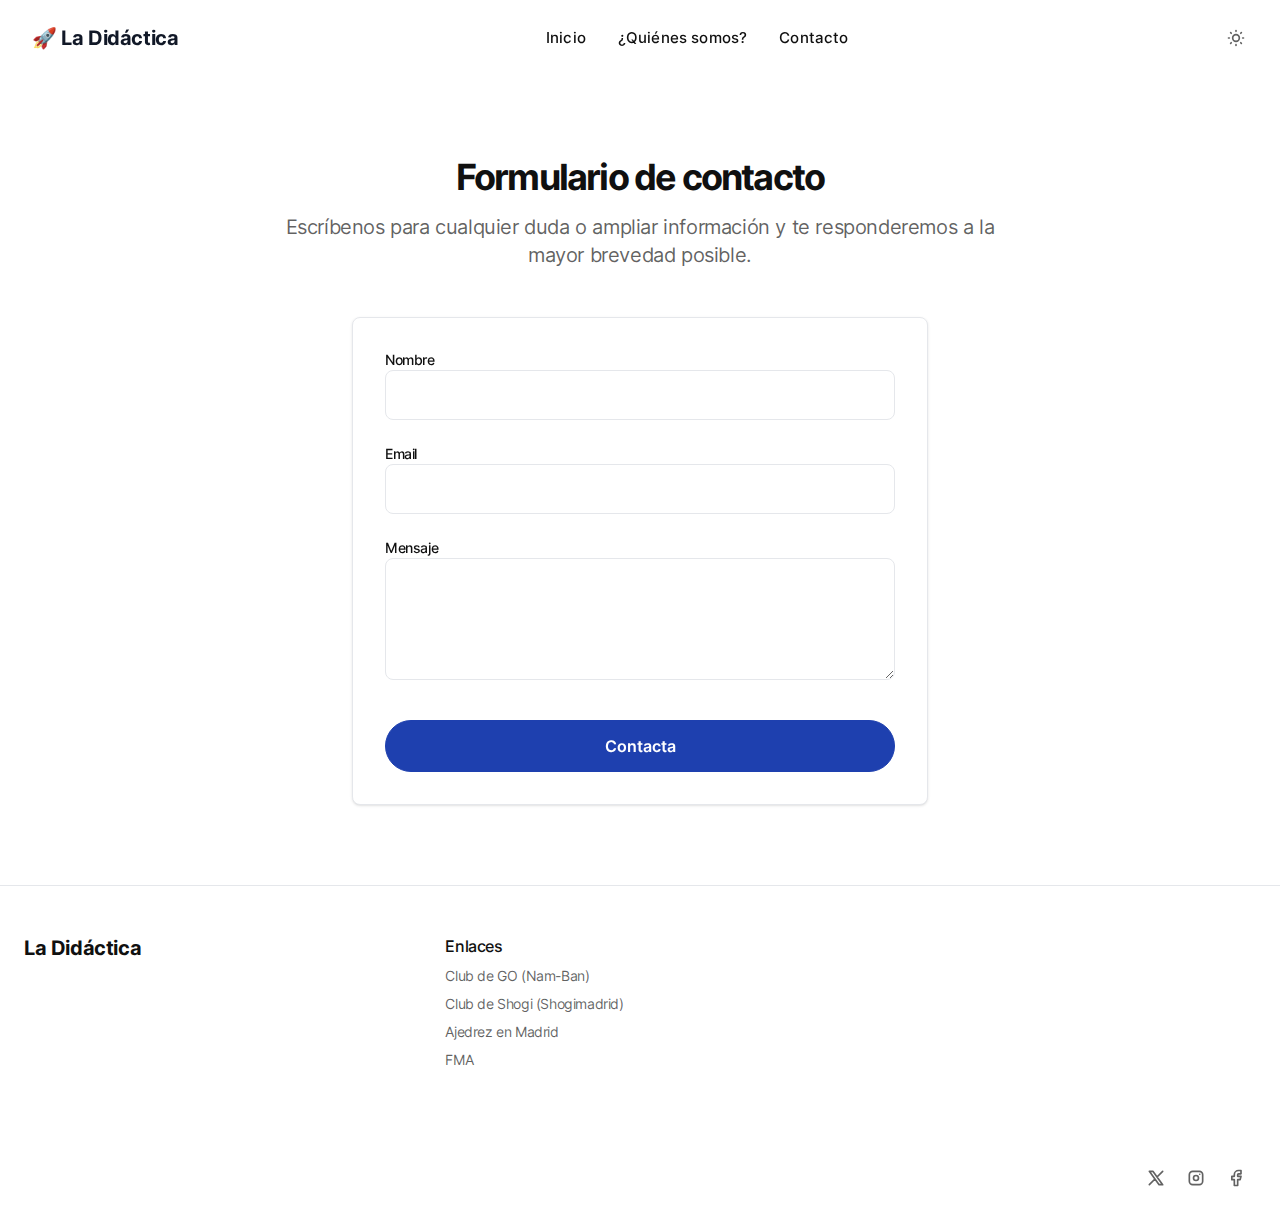
<file: contact/index.html>
<!DOCTYPE html><html class="2xl:text-[20px]" dir="ltr" lang="es"><head><meta charset="UTF-8"><meta content="width=device-width,initial-scale=1" name="viewport"><link href="/sitemap-index.xml" rel="sitemap"><link href="/_astro/favicon.0252af4f.ico" rel="shortcut icon"><link href="/_astro/favicon.77100c0c.svg" rel="icon" type="image/svg+xml"><link href="/_astro/favicon.77100c0c.svg" rel="mask-icon" color="#8D46E7"><link href="/_astro/apple-touch-icon.1de27c4e.png" rel="apple-touch-icon" sizes="180x180"><style is:global>:root{--aw-font-sans:'Inter Variable';--aw-font-serif:var(--aw-font-sans);--aw-font-heading:var(--aw-font-sans);--aw-color-primary:rgb(30 64 175);--aw-color-secondary:rgb(30 58 138);--aw-color-accent:rgb(109 40 217);--aw-color-text-heading:rgb(0 0 0);--aw-color-text-default:rgb(16 16 16);--aw-color-text-muted:rgb(16 16 16 / 66%);--aw-color-bg-page:rgb(255 255 255);--aw-color-bg-page-dark:rgb(3 6 32)}.dark{--aw-font-sans:'Inter Variable';--aw-font-serif:var(--aw-font-sans);--aw-font-heading:var(--aw-font-sans);--aw-color-primary:rgb(30 64 175);--aw-color-secondary:rgb(30 58 138);--aw-color-accent:rgb(109 40 217);--aw-color-text-heading:rgb(0 0 0);--aw-color-text-default:rgb(229 236 246);--aw-color-text-muted:rgb(229 236 246 / 66%);--aw-color-bg-page:var(--aw-color-bg-page-dark)}</style><script>!function(){const e="system";function t(e){"dark"===e?document.documentElement.classList.add("dark"):document.documentElement.classList.remove("dark");const t=document.querySelectorAll("[data-aw-toggle-color-scheme] > input");t&&t.length&&t.forEach((t=>{t.checked="dark"!==e}))}e&&e.endsWith(":only")||(localStorage.theme,0)?t(e.replace(":only","")):"dark"===localStorage.theme||!("theme"in localStorage)&&window.matchMedia("(prefers-color-scheme: dark)").matches?t("dark"):t("light")}()</script><title>Contact — La Didáctica</title><meta content="🚀 Suitable for Startups, Small Business, Sass Websites, Professional Portfolios, Marketing Websites, Landing Pages &amp; Blogs." name="description"/><meta content="index,follow" name="robots"/><link href="http://www.ajedrezladidactica.es/contact" rel="canonical"/><meta content="Contact" property="og:title"/><meta content="🚀 Suitable for Startups, Small Business, Sass Websites, Professional Portfolios, Marketing Websites, Landing Pages &amp; Blogs." property="og:description"/><meta content="http://www.ajedrezladidactica.es/contact" property="og:url"/><meta content="website" property="og:type"/><meta content="http://www.ajedrezladidactica.es/_astro/default.5cdc518a_Z2s8F4u.webp" property="og:image"/><meta content="es" property="og:locale"/><meta content="La Didáctica" property="og:site_name"/><meta content="summary_large_image" name="twitter:card"/><meta content="@onwidget" name="twitter:site"/><meta content="@onwidget" name="twitter:creator"/><meta content="orcPxI47GSa-cRvY11tUe6iGg2IO_RPvnA1q95iEM3M" name="google-site-verification"><link href="/_astro/about.df98a821.css" rel="stylesheet"/></head><body class="antialiased bg-page text-default tracking-tight"><header class="w-full mx-auto border-b border-gray-50/0 ease-in-out flex-none sticky top-0 transition-[opacity] z-40" id="header"><div class="absolute inset-0"></div><div class="w-full py-3 max-w-7xl md:flex md:justify-between md:px-6 mx-auto px-3 relative text-default"><div class="flex justify-between"><a class="flex items-center" href="/"><span class="font-bold dark:text-white md:text-xl ml-2 rtl:ml-0 rtl:mr-2 self-center text-2xl text-gray-900 whitespace-nowrap">🚀 La Didáctica</span></a><div class="flex items-center md:hidden"><button class="flex items-center cursor-pointer flex-col group h-12 justify-center rounded w-12" aria-label="Toggle Menu" data-aw-toggle-menu><span class="sr-only">Toggle Menu</span><span class="transition bg-black dark:bg-white duration-200 ease h-0.5 my-1 opacity-80 rounded-full transform w-6 group-[.expanded]:rotate-45 group-[.expanded]:translate-y-2.5" aria-hidden="true"></span><span class="transition bg-black dark:bg-white duration-200 ease h-0.5 my-1 opacity-80 rounded-full transform w-6 group-[.expanded]:opacity-0" aria-hidden="true"></span><span class="transition bg-black dark:bg-white duration-200 ease h-0.5 my-1 opacity-80 rounded-full transform w-6 group-[.expanded]:-rotate-45 group-[.expanded]:-translate-y-2.5" aria-hidden="true"></span></button></div></div><nav aria-label="Main navigation" class="items-center md:w-auto w-full hidden md:flex md:mx-5 md:overflow-x-auto md:overflow-y-visible overflow-x-hidden overflow-y-auto text-default"><ul class="flex w-full md:w-auto md:self-center flex-col font-medium md:flex-row md:text-[0.9375rem] text-xl tracking-[0.01rem]"><li class=""><a class="flex dark:hover:text-white hover:text-link items-centers px-4 py-3" href="/">Inicio</a></li><li class=""><a class="flex dark:hover:text-white hover:text-link items-centers px-4 py-3" href="/about">¿Quiénes somos?</a></li><li class=""><a class="flex dark:hover:text-white hover:text-link items-centers px-4 py-3 aw-link-active" href="/contact">Contacto</a></li></ul></nav><div class="flex items-center md:w-auto w-full bottom-0 fixed hidden justify-end left-0 md:flex md:mb-0 md:p-0 md:self-center md:static p-3 rtl:left-auto rtl:right-0"><div class="flex items-center md:w-auto w-full justify-between"><div class="flex"><button class="items-center dark:focus:ring-gray-700 dark:hover:bg-gray-700 dark:text-gray-400 focus:outline-none focus:ring-4 focus:ring-gray-200 hover:bg-gray-100 inline-flex p-2.5 rounded-lg text-muted text-sm" aria-label="Toggle between Dark and Light mode" data-aw-toggle-color-scheme type="button"><svg class="w-6 h-6 md:h-5 md:inline-block md:w-5" data-icon="tabler:sun" height="1em" viewBox="0 0 24 24" width="1em"><symbol id="ai:tabler:sun"><path d="M8 12a4 4 0 1 0 8 0a4 4 0 1 0-8 0m-5 0h1m8-9v1m8 8h1m-9 8v1M5.6 5.6l.7.7m12.1-.7l-.7.7m0 11.4l.7.7m-12.1-.7l-.7.7" fill="none" stroke="currentColor" stroke-linecap="round" stroke-linejoin="round" stroke-width="2"/></symbol><use xlink:href="#ai:tabler:sun"></use></svg></button></div></div></div></div></header><main><section class="relative not-prose scroll-mt-[72px]"><div class="absolute inset-0 pointer-events-none -z-[1]" aria-hidden="true"><div class="absolute inset-0"></div></div><div class="px-4 max-w-7xl mx-auto relative lg:py-20 md:px-6 md:py-16 py-12 text-default"><div class="max-w-3xl mb-8 md:mb-12 md:mx-auto text-center"><h2 class="font-bold font-heading leading-tighter md:text-4xl text-3xl text-heading tracking-tighter">Formulario de contacto</h2><p class="text-muted mt-4 text-xl">Escríbenos para cualquier duda o ampliar información y te responderemos a la mayor brevedad posible.</p></div><div class="flex w-full flex-col backdrop-blur bg-white border border-gray-200 dark:bg-slate-900 dark:border-gray-700 lg:p-8 max-w-xl mx-auto p-4 rounded-lg shadow sm:p-6"><form action="https://getform.io/f/2b8b5478-cba5-4870-8c01-42868f6f5897" method="POST"><input id="captchaResponse" name="g-recaptcha-response" type="hidden"><div class="mb-6"><label class="text-sm block font-medium" for="name">Nombre</label><input id="name" name="name" type="text" autocomplete="on" class="w-full bg-white border border-gray-200 dark:bg-slate-900 dark:border-gray-700 rounded-lg block px-4 py-3 text-md" placeholder="" required></div><div class="mb-6"><label class="text-sm block font-medium" for="email">Email</label><input id="email" name="email" type="email" autocomplete="on" class="w-full bg-white border border-gray-200 dark:bg-slate-900 dark:border-gray-700 rounded-lg block px-4 py-3 text-md" placeholder="" required></div><div><label class="text-sm block font-medium" for="textarea">Mensaje</label><textarea class="w-full bg-white border border-gray-200 dark:bg-slate-900 dark:border-gray-700 rounded-lg block px-4 py-3 text-md" id="textarea" name="message" required rows="4"></textarea></div><div class="grid mt-10"><button class="btn-primary" type="submit">Contacta</button></div></form></div></div></section></main><footer class="relative not-prose border-gray-200 border-t dark:border-slate-800"><div class="absolute inset-0 pointer-events-none dark:bg-dark" aria-hidden="true"></div><div class="px-4 max-w-7xl mx-auto relative dark:text-slate-300 sm:px-6"><div class="grid gap-4 gap-y-8 grid-cols-12 md:py-12 py-8 sm:gap-8"><div class="col-span-12 lg:col-span-4"><div class="mb-2"><a class="font-bold inline-block text-xl" href="/">La Didáctica</a></div><div class="text-muted text-sm"></div></div><div class="col-span-6 lg:col-span-2 md:col-span-3"><div class="mb-2 dark:text-gray-300 font-medium">Enlaces</div><ul class="text-sm"><li class="mb-2"><a class="text-muted dark:text-gray-400 duration-150 ease-in-out hover:text-gray-700 hover:underline transition" href="http://www.clubgomadrid.org/">Club de GO (Nam-Ban)</a></li><li class="mb-2"><a class="text-muted dark:text-gray-400 duration-150 ease-in-out hover:text-gray-700 hover:underline transition" href="https://www.instagram.com/shogimadrid/">Club de Shogi (Shogimadrid)</a></li><li class="mb-2"><a class="text-muted dark:text-gray-400 duration-150 ease-in-out hover:text-gray-700 hover:underline transition" href="http://www.ajedrezenmadrid.com/">Ajedrez en Madrid</a></li><li class="mb-2"><a class="text-muted dark:text-gray-400 duration-150 ease-in-out hover:text-gray-700 hover:underline transition" href="http://www.ajedrezfma.com/">FMA</a></li></ul></div></div><div class="md:items-center md:flex md:justify-between md:py-8 py-6"><ul class="flex -ml-2 mb-4 md:mb-0 md:ml-4 md:order-1 rtl:-mr-2 rtl:md:ml-0 rtl:md:mr-4 rtl:ml-0"><li><a class="items-center dark:focus:ring-gray-700 dark:hover:bg-gray-700 dark:text-gray-400 focus:outline-none focus:ring-4 focus:ring-gray-200 hover:bg-gray-100 inline-flex p-2.5 rounded-lg text-muted text-sm" href="https://twitter.com/DidacticaMadrid" aria-label="X"><svg class="h-5 w-5" data-icon="tabler:brand-x" height="1em" viewBox="0 0 24 24" width="1em"><symbol id="ai:tabler:brand-x"><path d="m4 4l11.733 16H20L8.267 4zm0 16l6.768-6.768m2.46-2.46L20 4" fill="none" stroke="currentColor" stroke-linecap="round" stroke-linejoin="round" stroke-width="2"/></symbol><use xlink:href="#ai:tabler:brand-x"></use></svg></a></li><li><a class="items-center dark:focus:ring-gray-700 dark:hover:bg-gray-700 dark:text-gray-400 focus:outline-none focus:ring-4 focus:ring-gray-200 hover:bg-gray-100 inline-flex p-2.5 rounded-lg text-muted text-sm" href="https://www.instagram.com/ladidactica/" aria-label="Instagram"><svg class="h-5 w-5" data-icon="tabler:brand-instagram" height="1em" viewBox="0 0 24 24" width="1em"><symbol id="ai:tabler:brand-instagram"><g fill="none" stroke="currentColor" stroke-linecap="round" stroke-linejoin="round" stroke-width="2"><path d="M4 8a4 4 0 0 1 4-4h8a4 4 0 0 1 4 4v8a4 4 0 0 1-4 4H8a4 4 0 0 1-4-4z"/><path d="M9 12a3 3 0 1 0 6 0a3 3 0 1 0-6 0m7.5-4.5v.01"/></g></symbol><use xlink:href="#ai:tabler:brand-instagram"></use></svg></a></li><li><a class="items-center dark:focus:ring-gray-700 dark:hover:bg-gray-700 dark:text-gray-400 focus:outline-none focus:ring-4 focus:ring-gray-200 hover:bg-gray-100 inline-flex p-2.5 rounded-lg text-muted text-sm" href="https://www.facebook.com/LaDidacticaMadrid" aria-label="Facebook"><svg class="h-5 w-5" data-icon="tabler:brand-facebook" height="1em" viewBox="0 0 24 24" width="1em"><symbol id="ai:tabler:brand-facebook"><path d="M7 10v4h3v7h4v-7h3l1-4h-4V8a1 1 0 0 1 1-1h3V3h-3a5 5 0 0 0-5 5v2H7" fill="none" stroke="currentColor" stroke-linecap="round" stroke-linejoin="round" stroke-width="2"/></symbol><use xlink:href="#ai:tabler:brand-facebook"></use></svg></a></li></ul><div class="text-sm dark:text-slate-400 mr-4"></div></div></div></footer><script>!function(){const e="system";function t(e){"dark"===e?document.documentElement.classList.add("dark"):document.documentElement.classList.remove("dark")}function o(e,t,o){const a="string"==typeof e?document.querySelectorAll(e):e;a&&a.length&&a.forEach((e=>{e.addEventListener(t,(t=>o(t,e)),!1)}))}e&&e.endsWith(":only")||(localStorage.theme,0)?t(e.replace(":only","")):"dark"===localStorage.theme||!("theme"in localStorage)&&window.matchMedia("(prefers-color-scheme: dark)").matches?t("dark"):t("light"),window.onload=function(){let t=window.scrollY,a=!0;function d(){const e=document.getElementById("header");t>60&&!e.classList.contains("scroll")?document.getElementById("header").classList.add("scroll"):t<=60&&e.classList.contains("scroll")&&document.getElementById("header").classList.remove("scroll"),a=!1}o("#header nav","click",(function(){document.querySelector("[data-aw-toggle-menu]")?.classList.remove("expanded"),document.body.classList.remove("overflow-hidden"),document.getElementById("header")?.classList.remove("h-screen"),document.getElementById("header")?.classList.remove("expanded"),document.getElementById("header")?.classList.remove("bg-page"),document.querySelector("#header nav")?.classList.add("hidden"),document.querySelector("#header > div > div:last-child")?.classList.add("hidden")})),o("[data-aw-toggle-menu]","click",(function(e,t){t.classList.toggle("expanded"),document.body.classList.toggle("overflow-hidden"),document.getElementById("header")?.classList.toggle("h-screen"),document.getElementById("header")?.classList.toggle("expanded"),document.getElementById("header")?.classList.toggle("bg-page"),document.querySelector("#header nav")?.classList.toggle("hidden"),document.querySelector("#header > div > div:last-child")?.classList.toggle("hidden")})),o("[data-aw-toggle-color-scheme]","click",(function(){e.endsWith(":only")||(document.documentElement.classList.toggle("dark"),localStorage.theme=document.documentElement.classList.contains("dark")?"dark":"light")})),o("[data-aw-social-share]","click",(function(e,t){const o=t.getAttribute("data-aw-social-share"),a=encodeURIComponent(t.getAttribute("data-aw-url")),d=encodeURIComponent(t.getAttribute("data-aw-text"));let n;switch(o){case"facebook":n=`https://www.facebook.com/sharer.php?u=${a}`;break;case"twitter":n=`https://twitter.com/intent/tweet?url=${a}&text=${d}`;break;case"linkedin":n=`https://www.linkedin.com/shareArticle?mini=true&url=${a}&title=${d}`;break;case"whatsapp":n=`https://wa.me/?text=${d}%20${a}`;break;case"mail":n=`mailto:?subject=%22${d}%22&body=${d}%20${a}`;break;default:return}const c=document.createElement("a");c.target="_blank",c.href=n,c.click()})),d(),o([document],"scroll",(function(){t=window.scrollY,a||(window.requestAnimationFrame((()=>{d()})),a=!0)}))},window.onpageshow=function(){document.documentElement.classList.add("motion-safe:scroll-smooth");const e=document.querySelector("[data-aw-toggle-menu]");e&&e.classList.remove("expanded"),document.body.classList.remove("overflow-hidden"),document.getElementById("header")?.classList.remove("h-screen"),document.getElementById("header")?.classList.remove("expanded"),document.querySelector("#header nav")?.classList.add("hidden")}}()</script></body></html><script src="https://www.google.com/recaptcha/api.js?render=6Lfn-6YoAAAAAA3s0NAOkOXJeYPe60BESVcc1DM1"></script><script>grecaptcha.ready((function(){grecaptcha.execute("=6Lfn-6YoAAAAAA3s0NAOkOXJeYPe60BESVcc1DM1",{action:"homepage"}).then((function(e){document.getElementById("captchaResponse").value=e}))}))</script>
</file>
<file: _astro/about.df98a821.css>
*,:before,:after{box-sizing:border-box;border-width:0;border-style:solid;border-color:#e5e7eb}:before,:after{--tw-content:""}html{line-height:1.5;-webkit-text-size-adjust:100%;-moz-tab-size:4;-o-tab-size:4;tab-size:4;font-family:var(--aw-font-sans),ui-sans-serif,system-ui,-apple-system,BlinkMacSystemFont,"Segoe UI",Roboto,"Helvetica Neue",Arial,"Noto Sans",sans-serif,"Apple Color Emoji","Segoe UI Emoji","Segoe UI Symbol","Noto Color Emoji";font-feature-settings:normal;font-variation-settings:normal}body{margin:0;line-height:inherit}hr{height:0;color:inherit;border-top-width:1px}abbr:where([title]){-webkit-text-decoration:underline dotted;text-decoration:underline dotted}h1,h2,h3,h4,h5,h6{font-size:inherit;font-weight:inherit}a{color:inherit;text-decoration:inherit}b,strong{font-weight:bolder}code,kbd,samp,pre{font-family:ui-monospace,SFMono-Regular,Menlo,Monaco,Consolas,Liberation Mono,Courier New,monospace;font-size:1em}small{font-size:80%}sub,sup{font-size:75%;line-height:0;position:relative;vertical-align:baseline}sub{bottom:-.25em}sup{top:-.5em}table{text-indent:0;border-color:inherit;border-collapse:collapse}button,input,optgroup,select,textarea{font-family:inherit;font-feature-settings:inherit;font-variation-settings:inherit;font-size:100%;font-weight:inherit;line-height:inherit;color:inherit;margin:0;padding:0}button,select{text-transform:none}button,[type=button],[type=reset],[type=submit]{-webkit-appearance:button;background-color:transparent;background-image:none}:-moz-focusring{outline:auto}:-moz-ui-invalid{box-shadow:none}progress{vertical-align:baseline}::-webkit-inner-spin-button,::-webkit-outer-spin-button{height:auto}[type=search]{-webkit-appearance:textfield;outline-offset:-2px}::-webkit-search-decoration{-webkit-appearance:none}::-webkit-file-upload-button{-webkit-appearance:button;font:inherit}summary{display:list-item}blockquote,dl,dd,h1,h2,h3,h4,h5,h6,hr,figure,p,pre{margin:0}fieldset{margin:0;padding:0}legend{padding:0}ol,ul,menu{list-style:none;margin:0;padding:0}dialog{padding:0}textarea{resize:vertical}input::-moz-placeholder,textarea::-moz-placeholder{opacity:1;color:#9ca3af}input::placeholder,textarea::placeholder{opacity:1;color:#9ca3af}button,[role=button]{cursor:pointer}:disabled{cursor:default}img,svg,video,canvas,audio,iframe,embed,object{display:block;vertical-align:middle}img,video{max-width:100%;height:auto}[hidden]{display:none}*,:before,:after{--tw-border-spacing-x:0;--tw-border-spacing-y:0;--tw-translate-x:0;--tw-translate-y:0;--tw-rotate:0;--tw-skew-x:0;--tw-skew-y:0;--tw-scale-x:1;--tw-scale-y:1;--tw-pan-x: ;--tw-pan-y: ;--tw-pinch-zoom: ;--tw-scroll-snap-strictness:proximity;--tw-gradient-from-position: ;--tw-gradient-via-position: ;--tw-gradient-to-position: ;--tw-ordinal: ;--tw-slashed-zero: ;--tw-numeric-figure: ;--tw-numeric-spacing: ;--tw-numeric-fraction: ;--tw-ring-inset: ;--tw-ring-offset-width:0px;--tw-ring-offset-color:#fff;--tw-ring-color:rgb(59 130 246 / .5);--tw-ring-offset-shadow:0 0 #0000;--tw-ring-shadow:0 0 #0000;--tw-shadow:0 0 #0000;--tw-shadow-colored:0 0 #0000;--tw-blur: ;--tw-brightness: ;--tw-contrast: ;--tw-grayscale: ;--tw-hue-rotate: ;--tw-invert: ;--tw-saturate: ;--tw-sepia: ;--tw-drop-shadow: ;--tw-backdrop-blur: ;--tw-backdrop-brightness: ;--tw-backdrop-contrast: ;--tw-backdrop-grayscale: ;--tw-backdrop-hue-rotate: ;--tw-backdrop-invert: ;--tw-backdrop-opacity: ;--tw-backdrop-saturate: ;--tw-backdrop-sepia: }::backdrop{--tw-border-spacing-x:0;--tw-border-spacing-y:0;--tw-translate-x:0;--tw-translate-y:0;--tw-rotate:0;--tw-skew-x:0;--tw-skew-y:0;--tw-scale-x:1;--tw-scale-y:1;--tw-pan-x: ;--tw-pan-y: ;--tw-pinch-zoom: ;--tw-scroll-snap-strictness:proximity;--tw-gradient-from-position: ;--tw-gradient-via-position: ;--tw-gradient-to-position: ;--tw-ordinal: ;--tw-slashed-zero: ;--tw-numeric-figure: ;--tw-numeric-spacing: ;--tw-numeric-fraction: ;--tw-ring-inset: ;--tw-ring-offset-width:0px;--tw-ring-offset-color:#fff;--tw-ring-color:rgb(59 130 246 / .5);--tw-ring-offset-shadow:0 0 #0000;--tw-ring-shadow:0 0 #0000;--tw-shadow:0 0 #0000;--tw-shadow-colored:0 0 #0000;--tw-blur: ;--tw-brightness: ;--tw-contrast: ;--tw-grayscale: ;--tw-hue-rotate: ;--tw-invert: ;--tw-saturate: ;--tw-sepia: ;--tw-drop-shadow: ;--tw-backdrop-blur: ;--tw-backdrop-brightness: ;--tw-backdrop-contrast: ;--tw-backdrop-grayscale: ;--tw-backdrop-hue-rotate: ;--tw-backdrop-invert: ;--tw-backdrop-opacity: ;--tw-backdrop-saturate: ;--tw-backdrop-sepia: }.container{width:100%}@media (min-width:640px){.container{max-width:640px}}@media (min-width:768px){.container{max-width:768px}}@media (min-width:1024px){.container{max-width:1024px}}@media (min-width:1280px){.container{max-width:1280px}}@media (min-width:1536px){.container{max-width:1536px}}.prose{color:var(--tw-prose-body);max-width:65ch}.prose :where(p):not(:where([class~=not-prose],[class~=not-prose] *)){margin-top:1.25em;margin-bottom:1.25em}.prose :where([class~=lead]):not(:where([class~=not-prose],[class~=not-prose] *)){color:var(--tw-prose-lead);font-size:1.25em;line-height:1.6;margin-top:1.2em;margin-bottom:1.2em}.prose :where(a):not(:where([class~=not-prose],[class~=not-prose] *)){color:var(--tw-prose-links);text-decoration:underline;font-weight:500}.prose :where(strong):not(:where([class~=not-prose],[class~=not-prose] *)){color:var(--tw-prose-bold);font-weight:600}.prose :where(a strong):not(:where([class~=not-prose],[class~=not-prose] *)){color:inherit}.prose :where(blockquote strong):not(:where([class~=not-prose],[class~=not-prose] *)){color:inherit}.prose :where(thead th strong):not(:where([class~=not-prose],[class~=not-prose] *)){color:inherit}.prose :where(ol):not(:where([class~=not-prose],[class~=not-prose] *)){list-style-type:decimal;margin-top:1.25em;margin-bottom:1.25em;padding-left:1.625em}.prose :where(ol[type=A]):not(:where([class~=not-prose],[class~=not-prose] *)){list-style-type:upper-alpha}.prose :where(ol[type=a]):not(:where([class~=not-prose],[class~=not-prose] *)){list-style-type:lower-alpha}.prose :where(ol[type=A s]):not(:where([class~=not-prose],[class~=not-prose] *)){list-style-type:upper-alpha}.prose :where(ol[type=a s]):not(:where([class~=not-prose],[class~=not-prose] *)){list-style-type:lower-alpha}.prose :where(ol[type=I]):not(:where([class~=not-prose],[class~=not-prose] *)){list-style-type:upper-roman}.prose :where(ol[type=i]):not(:where([class~=not-prose],[class~=not-prose] *)){list-style-type:lower-roman}.prose :where(ol[type=I s]):not(:where([class~=not-prose],[class~=not-prose] *)){list-style-type:upper-roman}.prose :where(ol[type=i s]):not(:where([class~=not-prose],[class~=not-prose] *)){list-style-type:lower-roman}.prose :where(ol[type="1"]):not(:where([class~=not-prose],[class~=not-prose] *)){list-style-type:decimal}.prose :where(ul):not(:where([class~=not-prose],[class~=not-prose] *)){list-style-type:disc;margin-top:1.25em;margin-bottom:1.25em;padding-left:1.625em}.prose :where(ol>li):not(:where([class~=not-prose],[class~=not-prose] *))::marker{font-weight:400;color:var(--tw-prose-counters)}.prose :where(ul>li):not(:where([class~=not-prose],[class~=not-prose] *))::marker{color:var(--tw-prose-bullets)}.prose :where(dt):not(:where([class~=not-prose],[class~=not-prose] *)){color:var(--tw-prose-headings);font-weight:600;margin-top:1.25em}.prose :where(hr):not(:where([class~=not-prose],[class~=not-prose] *)){border-color:var(--tw-prose-hr);border-top-width:1px;margin-top:3em;margin-bottom:3em}.prose :where(blockquote):not(:where([class~=not-prose],[class~=not-prose] *)){font-weight:500;font-style:italic;color:var(--tw-prose-quotes);border-left-width:.25rem;border-left-color:var(--tw-prose-quote-borders);quotes:"“""”""‘""’";margin-top:1.6em;margin-bottom:1.6em;padding-left:1em}.prose :where(blockquote p:first-of-type):not(:where([class~=not-prose],[class~=not-prose] *)):before{content:open-quote}.prose :where(blockquote p:last-of-type):not(:where([class~=not-prose],[class~=not-prose] *)):after{content:close-quote}.prose :where(h1):not(:where([class~=not-prose],[class~=not-prose] *)){color:var(--tw-prose-headings);font-weight:800;font-size:2.25em;margin-top:0;margin-bottom:.8888889em;line-height:1.1111111}.prose :where(h1 strong):not(:where([class~=not-prose],[class~=not-prose] *)){font-weight:900;color:inherit}.prose :where(h2):not(:where([class~=not-prose],[class~=not-prose] *)){color:var(--tw-prose-headings);font-weight:700;font-size:1.5em;margin-top:2em;margin-bottom:1em;line-height:1.3333333}.prose :where(h2 strong):not(:where([class~=not-prose],[class~=not-prose] *)){font-weight:800;color:inherit}.prose :where(h3):not(:where([class~=not-prose],[class~=not-prose] *)){color:var(--tw-prose-headings);font-weight:600;font-size:1.25em;margin-top:1.6em;margin-bottom:.6em;line-height:1.6}.prose :where(h3 strong):not(:where([class~=not-prose],[class~=not-prose] *)){font-weight:700;color:inherit}.prose :where(h4):not(:where([class~=not-prose],[class~=not-prose] *)){color:var(--tw-prose-headings);font-weight:600;margin-top:1.5em;margin-bottom:.5em;line-height:1.5}.prose :where(h4 strong):not(:where([class~=not-prose],[class~=not-prose] *)){font-weight:700;color:inherit}.prose :where(img):not(:where([class~=not-prose],[class~=not-prose] *)){margin-top:2em;margin-bottom:2em}.prose :where(picture):not(:where([class~=not-prose],[class~=not-prose] *)){display:block;margin-top:2em;margin-bottom:2em}.prose :where(kbd):not(:where([class~=not-prose],[class~=not-prose] *)){font-weight:500;font-family:inherit;color:var(--tw-prose-kbd);box-shadow:0 0 0 1px rgb(var(--tw-prose-kbd-shadows)/10%),0 3px 0 rgb(var(--tw-prose-kbd-shadows)/10%);font-size:.875em;border-radius:.3125rem;padding:.1875em .375em}.prose :where(code):not(:where([class~=not-prose],[class~=not-prose] *)){color:var(--tw-prose-code);font-weight:600;font-size:.875em}.prose :where(code):not(:where([class~=not-prose],[class~=not-prose] *)):before{content:"`"}.prose :where(code):not(:where([class~=not-prose],[class~=not-prose] *)):after{content:"`"}.prose :where(a code):not(:where([class~=not-prose],[class~=not-prose] *)){color:inherit}.prose :where(h1 code):not(:where([class~=not-prose],[class~=not-prose] *)){color:inherit}.prose :where(h2 code):not(:where([class~=not-prose],[class~=not-prose] *)){color:inherit;font-size:.875em}.prose :where(h3 code):not(:where([class~=not-prose],[class~=not-prose] *)){color:inherit;font-size:.9em}.prose :where(h4 code):not(:where([class~=not-prose],[class~=not-prose] *)){color:inherit}.prose :where(blockquote code):not(:where([class~=not-prose],[class~=not-prose] *)){color:inherit}.prose :where(thead th code):not(:where([class~=not-prose],[class~=not-prose] *)){color:inherit}.prose :where(pre):not(:where([class~=not-prose],[class~=not-prose] *)){color:var(--tw-prose-pre-code);background-color:var(--tw-prose-pre-bg);overflow-x:auto;font-weight:400;font-size:.875em;line-height:1.7142857;margin-top:1.7142857em;margin-bottom:1.7142857em;border-radius:.375rem;padding:.8571429em 1.1428571em}.prose :where(pre code):not(:where([class~=not-prose],[class~=not-prose] *)){background-color:transparent;border-width:0;border-radius:0;padding:0;font-weight:inherit;color:inherit;font-size:inherit;font-family:inherit;line-height:inherit}.prose :where(pre code):not(:where([class~=not-prose],[class~=not-prose] *)):before{content:none}.prose :where(pre code):not(:where([class~=not-prose],[class~=not-prose] *)):after{content:none}.prose :where(table):not(:where([class~=not-prose],[class~=not-prose] *)){width:100%;table-layout:auto;text-align:left;margin-top:2em;margin-bottom:2em;font-size:.875em;line-height:1.7142857}.prose :where(thead):not(:where([class~=not-prose],[class~=not-prose] *)){border-bottom-width:1px;border-bottom-color:var(--tw-prose-th-borders)}.prose :where(thead th):not(:where([class~=not-prose],[class~=not-prose] *)){color:var(--tw-prose-headings);font-weight:600;vertical-align:bottom;padding-right:.5714286em;padding-bottom:.5714286em;padding-left:.5714286em}.prose :where(tbody tr):not(:where([class~=not-prose],[class~=not-prose] *)){border-bottom-width:1px;border-bottom-color:var(--tw-prose-td-borders)}.prose :where(tbody tr:last-child):not(:where([class~=not-prose],[class~=not-prose] *)){border-bottom-width:0}.prose :where(tbody td):not(:where([class~=not-prose],[class~=not-prose] *)){vertical-align:baseline}.prose :where(tfoot):not(:where([class~=not-prose],[class~=not-prose] *)){border-top-width:1px;border-top-color:var(--tw-prose-th-borders)}.prose :where(tfoot td):not(:where([class~=not-prose],[class~=not-prose] *)){vertical-align:top}.prose :where(figure>*):not(:where([class~=not-prose],[class~=not-prose] *)){margin-top:0;margin-bottom:0}.prose :where(figcaption):not(:where([class~=not-prose],[class~=not-prose] *)){color:var(--tw-prose-captions);font-size:.875em;line-height:1.4285714;margin-top:.8571429em}.prose{--tw-prose-body:#374151;--tw-prose-headings:#111827;--tw-prose-lead:#4b5563;--tw-prose-links:#111827;--tw-prose-bold:#111827;--tw-prose-counters:#6b7280;--tw-prose-bullets:#d1d5db;--tw-prose-hr:#e5e7eb;--tw-prose-quotes:#111827;--tw-prose-quote-borders:#e5e7eb;--tw-prose-captions:#6b7280;--tw-prose-kbd:#111827;--tw-prose-kbd-shadows:17 24 39;--tw-prose-code:#111827;--tw-prose-pre-code:#e5e7eb;--tw-prose-pre-bg:#1f2937;--tw-prose-th-borders:#d1d5db;--tw-prose-td-borders:#e5e7eb;--tw-prose-invert-body:#d1d5db;--tw-prose-invert-headings:#fff;--tw-prose-invert-lead:#9ca3af;--tw-prose-invert-links:#fff;--tw-prose-invert-bold:#fff;--tw-prose-invert-counters:#9ca3af;--tw-prose-invert-bullets:#4b5563;--tw-prose-invert-hr:#374151;--tw-prose-invert-quotes:#f3f4f6;--tw-prose-invert-quote-borders:#374151;--tw-prose-invert-captions:#9ca3af;--tw-prose-invert-kbd:#fff;--tw-prose-invert-kbd-shadows:255 255 255;--tw-prose-invert-code:#fff;--tw-prose-invert-pre-code:#d1d5db;--tw-prose-invert-pre-bg:rgb(0 0 0 / 50%);--tw-prose-invert-th-borders:#4b5563;--tw-prose-invert-td-borders:#374151;font-size:1rem;line-height:1.75}.prose :where(picture>img):not(:where([class~=not-prose],[class~=not-prose] *)){margin-top:0;margin-bottom:0}.prose :where(video):not(:where([class~=not-prose],[class~=not-prose] *)){margin-top:2em;margin-bottom:2em}.prose :where(li):not(:where([class~=not-prose],[class~=not-prose] *)){margin-top:.5em;margin-bottom:.5em}.prose :where(ol>li):not(:where([class~=not-prose],[class~=not-prose] *)){padding-left:.375em}.prose :where(ul>li):not(:where([class~=not-prose],[class~=not-prose] *)){padding-left:.375em}.prose :where(.prose>ul>li p):not(:where([class~=not-prose],[class~=not-prose] *)){margin-top:.75em;margin-bottom:.75em}.prose :where(.prose>ul>li>:first-child):not(:where([class~=not-prose],[class~=not-prose] *)){margin-top:1.25em}.prose :where(.prose>ul>li>:last-child):not(:where([class~=not-prose],[class~=not-prose] *)){margin-bottom:1.25em}.prose :where(.prose>ol>li>:first-child):not(:where([class~=not-prose],[class~=not-prose] *)){margin-top:1.25em}.prose :where(.prose>ol>li>:last-child):not(:where([class~=not-prose],[class~=not-prose] *)){margin-bottom:1.25em}.prose :where(ul ul,ul ol,ol ul,ol ol):not(:where([class~=not-prose],[class~=not-prose] *)){margin-top:.75em;margin-bottom:.75em}.prose :where(dl):not(:where([class~=not-prose],[class~=not-prose] *)){margin-top:1.25em;margin-bottom:1.25em}.prose :where(dd):not(:where([class~=not-prose],[class~=not-prose] *)){margin-top:.5em;padding-left:1.625em}.prose :where(hr+*):not(:where([class~=not-prose],[class~=not-prose] *)){margin-top:0}.prose :where(h2+*):not(:where([class~=not-prose],[class~=not-prose] *)){margin-top:0}.prose :where(h3+*):not(:where([class~=not-prose],[class~=not-prose] *)){margin-top:0}.prose :where(h4+*):not(:where([class~=not-prose],[class~=not-prose] *)){margin-top:0}.prose :where(thead th:first-child):not(:where([class~=not-prose],[class~=not-prose] *)){padding-left:0}.prose :where(thead th:last-child):not(:where([class~=not-prose],[class~=not-prose] *)){padding-right:0}.prose :where(tbody td,tfoot td):not(:where([class~=not-prose],[class~=not-prose] *)){padding:.5714286em}.prose :where(tbody td:first-child,tfoot td:first-child):not(:where([class~=not-prose],[class~=not-prose] *)){padding-left:0}.prose :where(tbody td:last-child,tfoot td:last-child):not(:where([class~=not-prose],[class~=not-prose] *)){padding-right:0}.prose :where(figure):not(:where([class~=not-prose],[class~=not-prose] *)){margin-top:2em;margin-bottom:2em}.prose :where(.prose>:first-child):not(:where([class~=not-prose],[class~=not-prose] *)){margin-top:0}.prose :where(.prose>:last-child):not(:where([class~=not-prose],[class~=not-prose] *)){margin-bottom:0}.prose-lg{font-size:1.125rem;line-height:1.7777778}.prose-lg :where(p):not(:where([class~=not-prose],[class~=not-prose] *)){margin-top:1.3333333em;margin-bottom:1.3333333em}.prose-lg :where([class~=lead]):not(:where([class~=not-prose],[class~=not-prose] *)){font-size:1.2222222em;line-height:1.4545455;margin-top:1.0909091em;margin-bottom:1.0909091em}.prose-lg :where(blockquote):not(:where([class~=not-prose],[class~=not-prose] *)){margin-top:1.6666667em;margin-bottom:1.6666667em;padding-left:1em}.prose-lg :where(h1):not(:where([class~=not-prose],[class~=not-prose] *)){font-size:2.6666667em;margin-top:0;margin-bottom:.8333333em;line-height:1}.prose-lg :where(h2):not(:where([class~=not-prose],[class~=not-prose] *)){font-size:1.6666667em;margin-top:1.8666667em;margin-bottom:1.0666667em;line-height:1.3333333}.prose-lg :where(h3):not(:where([class~=not-prose],[class~=not-prose] *)){font-size:1.3333333em;margin-top:1.6666667em;margin-bottom:.6666667em;line-height:1.5}.prose-lg :where(h4):not(:where([class~=not-prose],[class~=not-prose] *)){margin-top:1.7777778em;margin-bottom:.4444444em;line-height:1.5555556}.prose-lg :where(img):not(:where([class~=not-prose],[class~=not-prose] *)){margin-top:1.7777778em;margin-bottom:1.7777778em}.prose-lg :where(picture):not(:where([class~=not-prose],[class~=not-prose] *)){margin-top:1.7777778em;margin-bottom:1.7777778em}.prose-lg :where(picture>img):not(:where([class~=not-prose],[class~=not-prose] *)){margin-top:0;margin-bottom:0}.prose-lg :where(video):not(:where([class~=not-prose],[class~=not-prose] *)){margin-top:1.7777778em;margin-bottom:1.7777778em}.prose-lg :where(kbd):not(:where([class~=not-prose],[class~=not-prose] *)){font-size:.8888889em;border-radius:.3125rem;padding:.2222222em .4444444em}.prose-lg :where(code):not(:where([class~=not-prose],[class~=not-prose] *)){font-size:.8888889em}.prose-lg :where(h2 code):not(:where([class~=not-prose],[class~=not-prose] *)){font-size:.8666667em}.prose-lg :where(h3 code):not(:where([class~=not-prose],[class~=not-prose] *)){font-size:.875em}.prose-lg :where(pre):not(:where([class~=not-prose],[class~=not-prose] *)){font-size:.8888889em;line-height:1.75;margin-top:2em;margin-bottom:2em;border-radius:.375rem;padding:1em 1.5em}.prose-lg :where(ol):not(:where([class~=not-prose],[class~=not-prose] *)){margin-top:1.3333333em;margin-bottom:1.3333333em;padding-left:1.5555556em}.prose-lg :where(ul):not(:where([class~=not-prose],[class~=not-prose] *)){margin-top:1.3333333em;margin-bottom:1.3333333em;padding-left:1.5555556em}.prose-lg :where(li):not(:where([class~=not-prose],[class~=not-prose] *)){margin-top:.6666667em;margin-bottom:.6666667em}.prose-lg :where(ol>li):not(:where([class~=not-prose],[class~=not-prose] *)){padding-left:.4444444em}.prose-lg :where(ul>li):not(:where([class~=not-prose],[class~=not-prose] *)){padding-left:.4444444em}.prose-lg :where(.prose-lg>ul>li p):not(:where([class~=not-prose],[class~=not-prose] *)){margin-top:.8888889em;margin-bottom:.8888889em}.prose-lg :where(.prose-lg>ul>li>:first-child):not(:where([class~=not-prose],[class~=not-prose] *)){margin-top:1.3333333em}.prose-lg :where(.prose-lg>ul>li>:last-child):not(:where([class~=not-prose],[class~=not-prose] *)){margin-bottom:1.3333333em}.prose-lg :where(.prose-lg>ol>li>:first-child):not(:where([class~=not-prose],[class~=not-prose] *)){margin-top:1.3333333em}.prose-lg :where(.prose-lg>ol>li>:last-child):not(:where([class~=not-prose],[class~=not-prose] *)){margin-bottom:1.3333333em}.prose-lg :where(ul ul,ul ol,ol ul,ol ol):not(:where([class~=not-prose],[class~=not-prose] *)){margin-top:.8888889em;margin-bottom:.8888889em}.prose-lg :where(dl):not(:where([class~=not-prose],[class~=not-prose] *)){margin-top:1.3333333em;margin-bottom:1.3333333em}.prose-lg :where(dt):not(:where([class~=not-prose],[class~=not-prose] *)){margin-top:1.3333333em}.prose-lg :where(dd):not(:where([class~=not-prose],[class~=not-prose] *)){margin-top:.6666667em;padding-left:1.5555556em}.prose-lg :where(hr):not(:where([class~=not-prose],[class~=not-prose] *)){margin-top:3.1111111em;margin-bottom:3.1111111em}.prose-lg :where(hr+*):not(:where([class~=not-prose],[class~=not-prose] *)){margin-top:0}.prose-lg :where(h2+*):not(:where([class~=not-prose],[class~=not-prose] *)){margin-top:0}.prose-lg :where(h3+*):not(:where([class~=not-prose],[class~=not-prose] *)){margin-top:0}.prose-lg :where(h4+*):not(:where([class~=not-prose],[class~=not-prose] *)){margin-top:0}.prose-lg :where(table):not(:where([class~=not-prose],[class~=not-prose] *)){font-size:.8888889em;line-height:1.5}.prose-lg :where(thead th):not(:where([class~=not-prose],[class~=not-prose] *)){padding-right:.75em;padding-bottom:.75em;padding-left:.75em}.prose-lg :where(thead th:first-child):not(:where([class~=not-prose],[class~=not-prose] *)){padding-left:0}.prose-lg :where(thead th:last-child):not(:where([class~=not-prose],[class~=not-prose] *)){padding-right:0}.prose-lg :where(tbody td,tfoot td):not(:where([class~=not-prose],[class~=not-prose] *)){padding:.75em}.prose-lg :where(tbody td:first-child,tfoot td:first-child):not(:where([class~=not-prose],[class~=not-prose] *)){padding-left:0}.prose-lg :where(tbody td:last-child,tfoot td:last-child):not(:where([class~=not-prose],[class~=not-prose] *)){padding-right:0}.prose-lg :where(figure):not(:where([class~=not-prose],[class~=not-prose] *)){margin-top:1.7777778em;margin-bottom:1.7777778em}.prose-lg :where(figure>*):not(:where([class~=not-prose],[class~=not-prose] *)){margin-top:0;margin-bottom:0}.prose-lg :where(figcaption):not(:where([class~=not-prose],[class~=not-prose] *)){font-size:.8888889em;line-height:1.5;margin-top:1em}.prose-lg :where(.prose-lg>:first-child):not(:where([class~=not-prose],[class~=not-prose] *)){margin-top:0}.prose-lg :where(.prose-lg>:last-child):not(:where([class~=not-prose],[class~=not-prose] *)){margin-bottom:0}.btn{display:inline-flex;cursor:pointer;align-items:center;justify-content:center;border-radius:9999px;border-width:1px;--tw-border-opacity:1;border-color:rgb(156 163 175/var(--tw-border-opacity));background-color:transparent;padding:.875rem 1.5rem;text-align:center;font-size:1rem;line-height:1.5rem;font-weight:500;line-height:1.375;transition-property:color,background-color,border-color,text-decoration-color,fill,stroke,opacity,box-shadow,transform,filter,-webkit-backdrop-filter;transition-property:color,background-color,border-color,text-decoration-color,fill,stroke,opacity,box-shadow,transform,filter,backdrop-filter;transition-property:color,background-color,border-color,text-decoration-color,fill,stroke,opacity,box-shadow,transform,filter,backdrop-filter,-webkit-backdrop-filter;transition-timing-function:cubic-bezier(.4,0,.2,1);transition-duration:.2s;transition-timing-function:cubic-bezier(.4,0,1,1);color:var(--aw-color-text-page)}.btn:hover{--tw-border-opacity:1;border-color:rgb(75 85 99/var(--tw-border-opacity));--tw-bg-opacity:1;background-color:rgb(243 244 246/var(--tw-bg-opacity))}.btn:focus{--tw-ring-offset-shadow:var(--tw-ring-inset) 0 0 0 var(--tw-ring-offset-width) var(--tw-ring-offset-color);--tw-ring-shadow:var(--tw-ring-inset) 0 0 0 calc(2px + var(--tw-ring-offset-width)) var(--tw-ring-color);box-shadow:var(--tw-ring-offset-shadow),var(--tw-ring-shadow),var(--tw-shadow, 0 0 #0000);--tw-ring-opacity:1;--tw-ring-color:rgb(59 130 246 / var(--tw-ring-opacity));--tw-ring-offset-width:2px;--tw-ring-offset-color:#bfdbfe}:is(.dark .btn){--tw-border-opacity:1;border-color:rgb(100 116 139/var(--tw-border-opacity));--tw-text-opacity:1;color:rgb(203 213 225/var(--tw-text-opacity))}:is(.dark .btn:hover){--tw-border-opacity:1;border-color:rgb(30 41 59/var(--tw-border-opacity));--tw-bg-opacity:1;background-color:rgb(30 41 59/var(--tw-bg-opacity))}@media (min-width:768px){.btn{padding-left:2rem;padding-right:2rem}}.btn-primary{display:inline-flex;cursor:pointer;align-items:center;justify-content:center;border-radius:9999px;border-width:1px;--tw-border-opacity:1;border-color:rgb(156 163 175/var(--tw-border-opacity));background-color:transparent;padding:.875rem 1.5rem;text-align:center;font-size:1rem;line-height:1.5rem;font-weight:500;line-height:1.375;transition-property:color,background-color,border-color,text-decoration-color,fill,stroke,opacity,box-shadow,transform,filter,-webkit-backdrop-filter;transition-property:color,background-color,border-color,text-decoration-color,fill,stroke,opacity,box-shadow,transform,filter,backdrop-filter;transition-property:color,background-color,border-color,text-decoration-color,fill,stroke,opacity,box-shadow,transform,filter,backdrop-filter,-webkit-backdrop-filter;transition-timing-function:cubic-bezier(.4,0,.2,1);transition-duration:.2s;transition-timing-function:cubic-bezier(.4,0,1,1);color:var(--aw-color-text-page)}.btn-primary:hover{--tw-border-opacity:1;border-color:rgb(75 85 99/var(--tw-border-opacity));--tw-bg-opacity:1;background-color:rgb(243 244 246/var(--tw-bg-opacity))}.btn-primary:focus{--tw-ring-offset-shadow:var(--tw-ring-inset) 0 0 0 var(--tw-ring-offset-width) var(--tw-ring-offset-color);--tw-ring-shadow:var(--tw-ring-inset) 0 0 0 calc(2px + var(--tw-ring-offset-width)) var(--tw-ring-color);box-shadow:var(--tw-ring-offset-shadow),var(--tw-ring-shadow),var(--tw-shadow, 0 0 #0000);--tw-ring-opacity:1;--tw-ring-color:rgb(59 130 246 / var(--tw-ring-opacity));--tw-ring-offset-width:2px;--tw-ring-offset-color:#bfdbfe}:is(.dark .btn-primary){--tw-border-opacity:1;border-color:rgb(100 116 139/var(--tw-border-opacity));--tw-text-opacity:1;color:rgb(203 213 225/var(--tw-text-opacity))}:is(.dark .btn-primary:hover){--tw-border-opacity:1;border-color:rgb(30 41 59/var(--tw-border-opacity));--tw-bg-opacity:1;background-color:rgb(30 41 59/var(--tw-bg-opacity))}@media (min-width:768px){.btn-primary{padding-left:2rem;padding-right:2rem}}.btn-primary{border-color:var(--aw-color-primary);background-color:var(--aw-color-primary);font-weight:600;--tw-text-opacity:1;color:rgb(255 255 255/var(--tw-text-opacity))}.btn-primary:hover{border-color:var(--aw-color-secondary);background-color:var(--aw-color-secondary);--tw-text-opacity:1;color:rgb(255 255 255/var(--tw-text-opacity))}:is(.dark .btn-primary){border-color:var(--aw-color-primary);background-color:var(--aw-color-primary);--tw-text-opacity:1;color:rgb(255 255 255/var(--tw-text-opacity))}:is(.dark .btn-primary:hover){border-color:var(--aw-color-secondary);background-color:var(--aw-color-secondary)}.btn-secondary{display:inline-flex;cursor:pointer;align-items:center;justify-content:center;border-radius:9999px;border-width:1px;--tw-border-opacity:1;border-color:rgb(156 163 175/var(--tw-border-opacity));background-color:transparent;padding:.875rem 1.5rem;text-align:center;font-size:1rem;line-height:1.5rem;font-weight:500;line-height:1.375;transition-property:color,background-color,border-color,text-decoration-color,fill,stroke,opacity,box-shadow,transform,filter,-webkit-backdrop-filter;transition-property:color,background-color,border-color,text-decoration-color,fill,stroke,opacity,box-shadow,transform,filter,backdrop-filter;transition-property:color,background-color,border-color,text-decoration-color,fill,stroke,opacity,box-shadow,transform,filter,backdrop-filter,-webkit-backdrop-filter;transition-timing-function:cubic-bezier(.4,0,.2,1);transition-duration:.2s;transition-timing-function:cubic-bezier(.4,0,1,1);color:var(--aw-color-text-page)}.btn-secondary:hover{--tw-border-opacity:1;border-color:rgb(75 85 99/var(--tw-border-opacity));--tw-bg-opacity:1;background-color:rgb(243 244 246/var(--tw-bg-opacity))}.btn-secondary:focus{--tw-ring-offset-shadow:var(--tw-ring-inset) 0 0 0 var(--tw-ring-offset-width) var(--tw-ring-offset-color);--tw-ring-shadow:var(--tw-ring-inset) 0 0 0 calc(2px + var(--tw-ring-offset-width)) var(--tw-ring-color);box-shadow:var(--tw-ring-offset-shadow),var(--tw-ring-shadow),var(--tw-shadow, 0 0 #0000);--tw-ring-opacity:1;--tw-ring-color:rgb(59 130 246 / var(--tw-ring-opacity));--tw-ring-offset-width:2px;--tw-ring-offset-color:#bfdbfe}:is(.dark .btn-secondary){--tw-border-opacity:1;border-color:rgb(100 116 139/var(--tw-border-opacity));--tw-text-opacity:1;color:rgb(203 213 225/var(--tw-text-opacity))}:is(.dark .btn-secondary:hover){--tw-border-opacity:1;border-color:rgb(30 41 59/var(--tw-border-opacity));--tw-bg-opacity:1;background-color:rgb(30 41 59/var(--tw-bg-opacity))}@media (min-width:768px){.btn-secondary{padding-left:2rem;padding-right:2rem}}.btn-tertiary{display:inline-flex;cursor:pointer;align-items:center;justify-content:center;border-radius:9999px;border-width:1px;--tw-border-opacity:1;border-color:rgb(156 163 175/var(--tw-border-opacity));background-color:transparent;padding:.875rem 1.5rem;text-align:center;font-size:1rem;line-height:1.5rem;font-weight:500;line-height:1.375;transition-property:color,background-color,border-color,text-decoration-color,fill,stroke,opacity,box-shadow,transform,filter,-webkit-backdrop-filter;transition-property:color,background-color,border-color,text-decoration-color,fill,stroke,opacity,box-shadow,transform,filter,backdrop-filter;transition-property:color,background-color,border-color,text-decoration-color,fill,stroke,opacity,box-shadow,transform,filter,backdrop-filter,-webkit-backdrop-filter;transition-timing-function:cubic-bezier(.4,0,.2,1);transition-duration:.2s;transition-timing-function:cubic-bezier(.4,0,1,1);color:var(--aw-color-text-page)}.btn-tertiary:hover{--tw-border-opacity:1;border-color:rgb(75 85 99/var(--tw-border-opacity));--tw-bg-opacity:1;background-color:rgb(243 244 246/var(--tw-bg-opacity))}.btn-tertiary:focus{--tw-ring-offset-shadow:var(--tw-ring-inset) 0 0 0 var(--tw-ring-offset-width) var(--tw-ring-offset-color);--tw-ring-shadow:var(--tw-ring-inset) 0 0 0 calc(2px + var(--tw-ring-offset-width)) var(--tw-ring-color);box-shadow:var(--tw-ring-offset-shadow),var(--tw-ring-shadow),var(--tw-shadow, 0 0 #0000);--tw-ring-opacity:1;--tw-ring-color:rgb(59 130 246 / var(--tw-ring-opacity));--tw-ring-offset-width:2px;--tw-ring-offset-color:#bfdbfe}:is(.dark .btn-tertiary){--tw-border-opacity:1;border-color:rgb(100 116 139/var(--tw-border-opacity));--tw-text-opacity:1;color:rgb(203 213 225/var(--tw-text-opacity))}:is(.dark .btn-tertiary:hover){--tw-border-opacity:1;border-color:rgb(30 41 59/var(--tw-border-opacity));--tw-bg-opacity:1;background-color:rgb(30 41 59/var(--tw-bg-opacity))}@media (min-width:768px){.btn-tertiary{padding-left:2rem;padding-right:2rem}}.btn-tertiary{border-style:none;--tw-shadow:0 0 #0000;--tw-shadow-colored:0 0 #0000;box-shadow:var(--tw-ring-offset-shadow, 0 0 #0000),var(--tw-ring-shadow, 0 0 #0000),var(--tw-shadow);color:var(--aw-color-text-muted)}.btn-tertiary:hover{--tw-text-opacity:1;color:rgb(17 24 39/var(--tw-text-opacity))}:is(.dark .btn-tertiary){--tw-text-opacity:1;color:rgb(156 163 175/var(--tw-text-opacity))}:is(.dark .btn-tertiary:hover){--tw-text-opacity:1;color:rgb(255 255 255/var(--tw-text-opacity))}.sr-only{position:absolute;width:1px;height:1px;padding:0;margin:-1px;overflow:hidden;clip:rect(0,0,0,0);white-space:nowrap;border-width:0}.pointer-events-none{pointer-events:none}.invisible{visibility:hidden}.fixed{position:fixed}.absolute{position:absolute}.relative{position:relative}.sticky{position:sticky}.inset-0{inset:0}.bottom-0{bottom:0}.left-0{left:0}.right-\[-21px\]{right:-21px}.right-\[-5px\]{right:-5px}.top-0{top:0}.top-\[-5px\]{top:-5px}.top-\[19px\]{top:19px}.-z-\[1\]{z-index:-1}.z-40{z-index:40}.z-\[1\]{z-index:1}.col-span-1{grid-column:span 1/span 1}.col-span-12{grid-column:span 12/span 12}.col-span-3{grid-column:span 3/span 3}.col-span-6{grid-column:span 6/span 6}.float-right{float:right}.float-left{float:left}.-m-4{margin:-1rem}.m-auto{margin:auto}.mx-auto{margin-left:auto;margin-right:auto}.my-1{margin-top:.25rem;margin-bottom:.25rem}.my-2{margin-top:.5rem;margin-bottom:.5rem}.my-4{margin-top:1rem;margin-bottom:1rem}.my-8{margin-top:2rem;margin-bottom:2rem}.-mb-6{margin-bottom:-1.5rem}.-ml-1{margin-left:-.25rem}.-ml-1\.5{margin-left:-.375rem}.-ml-2{margin-left:-.5rem}.-mr-1{margin-right:-.25rem}.-mr-1\.5{margin-right:-.375rem}.-mt-0{margin-top:0}.-mt-0\.5{margin-top:-.125rem}.mb-0{margin-bottom:0}.mb-1{margin-bottom:.25rem}.mb-1\.5{margin-bottom:.375rem}.mb-10{margin-bottom:2.5rem}.mb-12{margin-bottom:3rem}.mb-2{margin-bottom:.5rem}.mb-3{margin-bottom:.75rem}.mb-4{margin-bottom:1rem}.mb-6{margin-bottom:1.5rem}.mb-8{margin-bottom:2rem}.ml-0{margin-left:0}.ml-0\.5{margin-left:.125rem}.ml-1{margin-left:.25rem}.ml-2{margin-left:.5rem}.ml-3{margin-left:.75rem}.ml-4{margin-left:1rem}.ml-6{margin-left:1.5rem}.ml-8{margin-left:2rem}.ml-auto{margin-left:auto}.mr-0{margin-right:0}.mr-0\.5{margin-right:.125rem}.mr-1{margin-right:.25rem}.mr-1\.5{margin-right:.375rem}.mr-2{margin-right:.5rem}.mr-4{margin-right:1rem}.mr-5{margin-right:1.25rem}.mr-auto{margin-right:auto}.mt-0{margin-top:0}.mt-0\.5{margin-top:.125rem}.mt-1{margin-top:.25rem}.mt-10{margin-top:2.5rem}.mt-12{margin-top:3rem}.mt-2{margin-top:.5rem}.mt-3{margin-top:.75rem}.mt-4{margin-top:1rem}.mt-5{margin-top:1.25rem}.mt-6{margin-top:1.5rem}.mt-8{margin-top:2rem}.mt-\[-40px\]{margin-top:-40px}.block{display:block}.inline-block{display:inline-block}.flex{display:flex}.inline-flex{display:inline-flex}.grid{display:grid}.hidden{display:none}.h-0{height:0}.h-0\.5{height:.125rem}.h-10{height:2.5rem}.h-12{height:3rem}.h-16{height:4rem}.h-3{height:.75rem}.h-3\.5{height:.875rem}.h-4{height:1rem}.h-5{height:1.25rem}.h-6{height:1.5rem}.h-7{height:1.75rem}.h-80{height:20rem}.h-\[100px\]{height:100px}.h-auto{height:auto}.h-full{height:100%}.h-screen{height:100vh}.max-h-12{max-height:3rem}.min-h-full{min-height:100%}.w-10{width:2.5rem}.w-12{width:3rem}.w-16{width:4rem}.w-3{width:.75rem}.w-3\.5{width:.875rem}.w-4{width:1rem}.w-5{width:1.25rem}.w-6{width:1.5rem}.w-7{width:1.75rem}.w-\[100px\]{width:100px}.w-auto{width:auto}.w-fit{width:-moz-fit-content;width:fit-content}.w-full{width:100%}.w-px{width:1px}.min-w-\[220px\]{min-width:220px}.min-w-full{min-width:100%}.max-w-3xl{max-width:48rem}.max-w-4xl{max-width:56rem}.max-w-5xl{max-width:64rem}.max-w-6xl{max-width:72rem}.max-w-7xl{max-width:80rem}.max-w-full{max-width:100%}.max-w-md{max-width:28rem}.max-w-none{max-width:none}.max-w-sm{max-width:24rem}.max-w-xl{max-width:36rem}.max-w-xs{max-width:20rem}.flex-auto{flex:1 1 auto}.flex-none{flex:none}.flex-shrink-0{flex-shrink:0}.flex-grow,.grow{flex-grow:1}.basis-1\/2{flex-basis:50%}.rotate-45{--tw-rotate:45deg;transform:translate(var(--tw-translate-x),var(--tw-translate-y)) rotate(var(--tw-rotate)) skew(var(--tw-skew-x)) skewY(var(--tw-skew-y)) scaleX(var(--tw-scale-x)) scaleY(var(--tw-scale-y))}.transform{transform:translate(var(--tw-translate-x),var(--tw-translate-y)) rotate(var(--tw-rotate)) skew(var(--tw-skew-x)) skewY(var(--tw-skew-y)) scaleX(var(--tw-scale-x)) scaleY(var(--tw-scale-y))}.cursor-pointer{cursor:pointer}.select-none{-webkit-user-select:none;-moz-user-select:none;user-select:none}.scroll-mt-\[72px\]{scroll-margin-top:72px}.list-disc{list-style-type:disc}.grid-cols-12{grid-template-columns:repeat(12,minmax(0,1fr))}.grid-cols-3{grid-template-columns:repeat(3,minmax(0,1fr))}.flex-row{flex-direction:row}.flex-row-reverse{flex-direction:row-reverse}.flex-col{flex-direction:column}.flex-wrap{flex-wrap:wrap}.flex-nowrap{flex-wrap:nowrap}.items-start{align-items:flex-start}.items-center{align-items:center}.items-stretch{align-items:stretch}.justify-end{justify-content:flex-end}.justify-center{justify-content:center}.justify-between{justify-content:space-between}.gap-4{gap:1rem}.gap-6{gap:1.5rem}.gap-8{gap:2rem}.gap-x-12{-moz-column-gap:3rem;column-gap:3rem}.gap-x-6{-moz-column-gap:1.5rem;column-gap:1.5rem}.gap-y-4{row-gap:1rem}.gap-y-8{row-gap:2rem}.space-x-3>:not([hidden])~:not([hidden]){--tw-space-x-reverse:0;margin-right:calc(.75rem*var(--tw-space-x-reverse));margin-left:calc(.75rem*calc(1 - var(--tw-space-x-reverse)))}.space-y-10>:not([hidden])~:not([hidden]){--tw-space-y-reverse:0;margin-top:calc(2.5rem*calc(1 - var(--tw-space-y-reverse)));margin-bottom:calc(2.5rem*var(--tw-space-y-reverse))}.space-y-2>:not([hidden])~:not([hidden]){--tw-space-y-reverse:0;margin-top:calc(.5rem*calc(1 - var(--tw-space-y-reverse)));margin-bottom:calc(.5rem*var(--tw-space-y-reverse))}.self-center{align-self:center}.overflow-hidden{overflow:hidden}.overflow-y-auto{overflow-y:auto}.overflow-x-hidden{overflow-x:hidden}.text-ellipsis{text-overflow:ellipsis}.whitespace-nowrap{white-space:nowrap}.rounded{border-radius:.25rem}.rounded-full{border-radius:9999px}.rounded-lg{border-radius:.5rem}.rounded-md{border-radius:.375rem}.rounded-sm{border-radius:.125rem}.rounded-xl{border-radius:.75rem}.border{border-width:1px}.border-2{border-width:2px}.border-b{border-bottom-width:1px}.border-t{border-top-width:1px}.border-\[\#ffffff29\]{border-color:#ffffff29}.border-gray-200{--tw-border-opacity:1;border-color:rgb(229 231 235/var(--tw-border-opacity))}.border-gray-50\/0{border-color:#f9fafb00}.border-primary{border-color:var(--aw-color-primary)}.border-slate-200{--tw-border-opacity:1;border-color:rgb(226 232 240/var(--tw-border-opacity))}.bg-\[\#dbeafe\]{--tw-bg-opacity:1;background-color:rgb(219 234 254/var(--tw-bg-opacity))}.bg-black{--tw-bg-opacity:1;background-color:rgb(0 0 0/var(--tw-bg-opacity))}.bg-black\/10{background-color:#0000001a}.bg-blue-100{--tw-bg-opacity:1;background-color:rgb(219 234 254/var(--tw-bg-opacity))}.bg-blue-50{--tw-bg-opacity:1;background-color:rgb(239 246 255/var(--tw-bg-opacity))}.bg-gray-100{--tw-bg-opacity:1;background-color:rgb(243 244 246/var(--tw-bg-opacity))}.bg-gray-400{--tw-bg-opacity:1;background-color:rgb(156 163 175/var(--tw-bg-opacity))}.bg-gray-500{--tw-bg-opacity:1;background-color:rgb(107 114 128/var(--tw-bg-opacity))}.bg-green-600{--tw-bg-opacity:1;background-color:rgb(22 163 74/var(--tw-bg-opacity))}.bg-green-700{--tw-bg-opacity:1;background-color:rgb(21 128 61/var(--tw-bg-opacity))}.bg-primary{background-color:var(--aw-color-primary)}.bg-transparent{background-color:transparent}.bg-white{--tw-bg-opacity:1;background-color:rgb(255 255 255/var(--tw-bg-opacity))}.bg-white\/40{background-color:#fff6}.bg-\[url\(https\:\/\/onwidget\.com\/favicon\/favicon-32x32\.png\)\]{background-image:url(https://onwidget.com/favicon/favicon-32x32.png)}.bg-cover{background-size:cover}.object-cover{-o-object-fit:cover;object-fit:cover}.object-top{-o-object-position:top;object-position:top}.p-1{padding:.25rem}.p-16{padding:4rem}.p-2{padding:.5rem}.p-2\.5{padding:.625rem}.p-3{padding:.75rem}.p-4{padding:1rem}.p-6{padding:1.5rem}.px-0{padding-left:0;padding-right:0}.px-1{padding-left:.25rem;padding-right:.25rem}.px-2{padding-left:.5rem;padding-right:.5rem}.px-3{padding-left:.75rem;padding-right:.75rem}.px-4{padding-left:1rem;padding-right:1rem}.px-5{padding-left:1.25rem;padding-right:1.25rem}.px-6{padding-left:1.5rem;padding-right:1.5rem}.py-0{padding-top:0;padding-bottom:0}.py-0\.5{padding-top:.125rem;padding-bottom:.125rem}.py-1{padding-top:.25rem;padding-bottom:.25rem}.py-12{padding-top:3rem;padding-bottom:3rem}.py-16{padding-top:4rem;padding-bottom:4rem}.py-2{padding-top:.5rem;padding-bottom:.5rem}.py-2\.5{padding-top:.625rem;padding-bottom:.625rem}.py-3{padding-top:.75rem;padding-bottom:.75rem}.py-4{padding-top:1rem;padding-bottom:1rem}.py-6{padding-top:1.5rem;padding-bottom:1.5rem}.py-8{padding-top:2rem;padding-bottom:2rem}.pb-10{padding-bottom:2.5rem}.pb-12{padding-bottom:3rem}.pb-4{padding-bottom:1rem}.pb-8{padding-bottom:2rem}.pb-\[56\.25\%\]{padding-bottom:56.25%}.pl-4{padding-left:1rem}.pr-4{padding-right:1rem}.pt-0{padding-top:0}.pt-1{padding-top:.25rem}.pt-8{padding-top:2rem}.text-left{text-align:left}.text-center{text-align:center}.text-right{text-align:right}.text-justify{text-align:justify}.align-middle{vertical-align:middle}.align-text-bottom{vertical-align:text-bottom}.align-super{vertical-align:super}.font-heading{font-family:var(--aw-font-heading),ui-sans-serif,system-ui,-apple-system,BlinkMacSystemFont,"Segoe UI",Roboto,"Helvetica Neue",Arial,"Noto Sans",sans-serif,"Apple Color Emoji","Segoe UI Emoji","Segoe UI Symbol","Noto Color Emoji"}.text-2xl{font-size:1.5rem;line-height:2rem}.text-3xl{font-size:1.875rem;line-height:2.25rem}.text-4xl{font-size:2.25rem;line-height:2.5rem}.text-5xl{font-size:3rem;line-height:1}.text-6xl{font-size:3.75rem;line-height:1}.text-9xl{font-size:8rem;line-height:1}.text-\[10px\]{font-size:10px}.text-\[2\.6rem\]{font-size:2.6rem}.text-base{font-size:1rem;line-height:1.5rem}.text-lg{font-size:1.125rem;line-height:1.75rem}.text-sm{font-size:.875rem;line-height:1.25rem}.text-xl{font-size:1.25rem;line-height:1.75rem}.text-xs{font-size:.75rem;line-height:1rem}.font-bold{font-weight:700}.font-extrabold{font-weight:800}.font-light{font-weight:300}.font-medium{font-weight:500}.font-normal{font-weight:400}.font-semibold{font-weight:600}.uppercase{text-transform:uppercase}.lowercase{text-transform:lowercase}.capitalize{text-transform:capitalize}.leading-5{line-height:1.25rem}.leading-6{line-height:1.5rem}.leading-7{line-height:1.75rem}.leading-tight{line-height:1.25}.tracking-\[0\.01rem\]{letter-spacing:.01rem}.tracking-tight{letter-spacing:-.025em}.tracking-tighter{letter-spacing:-.05em}.tracking-wide{letter-spacing:.025em}.tracking-wider{letter-spacing:.05em}.tracking-widest{letter-spacing:.1em}.text-accent{color:var(--aw-color-accent)}.text-blue-600{--tw-text-opacity:1;color:rgb(37 99 235/var(--tw-text-opacity))}.text-default{color:var(--aw-color-text-default)}.text-gray-400{--tw-text-opacity:1;color:rgb(156 163 175/var(--tw-text-opacity))}.text-gray-50{--tw-text-opacity:1;color:rgb(249 250 251/var(--tw-text-opacity))}.text-gray-500{--tw-text-opacity:1;color:rgb(107 114 128/var(--tw-text-opacity))}.text-gray-600{--tw-text-opacity:1;color:rgb(75 85 99/var(--tw-text-opacity))}.text-gray-800{--tw-text-opacity:1;color:rgb(31 41 55/var(--tw-text-opacity))}.text-gray-900{--tw-text-opacity:1;color:rgb(17 24 39/var(--tw-text-opacity))}.text-primary{color:var(--aw-color-primary)}.text-secondary{color:var(--aw-color-secondary)}.text-slate-400{--tw-text-opacity:1;color:rgb(148 163 184/var(--tw-text-opacity))}.text-white{--tw-text-opacity:1;color:rgb(255 255 255/var(--tw-text-opacity))}.underline{text-decoration-line:underline}.decoration-2{text-decoration-thickness:2px}.underline-offset-4{text-underline-offset:4px}.antialiased{-webkit-font-smoothing:antialiased;-moz-osx-font-smoothing:grayscale}.opacity-80{opacity:.8}.shadow{--tw-shadow:0 1px 3px 0 rgb(0 0 0 / .1), 0 1px 2px -1px rgb(0 0 0 / .1);--tw-shadow-colored:0 1px 3px 0 var(--tw-shadow-color), 0 1px 2px -1px var(--tw-shadow-color);box-shadow:var(--tw-ring-offset-shadow, 0 0 #0000),var(--tw-ring-shadow, 0 0 #0000),var(--tw-shadow)}.shadow-\[0_3px_10px_-5px_rgba\(0\,0\,0\,0\.3\)\]{--tw-shadow:0 3px 10px -5px rgba(0,0,0,.3);--tw-shadow-colored:0 3px 10px -5px var(--tw-shadow-color);box-shadow:var(--tw-ring-offset-shadow, 0 0 #0000),var(--tw-ring-shadow, 0 0 #0000),var(--tw-shadow)}.shadow-\[0_4px_30px_rgba\(0\,0\,0\,0\.1\)\]{--tw-shadow:0 4px 30px rgba(0,0,0,.1);--tw-shadow-colored:0 4px 30px var(--tw-shadow-color);box-shadow:var(--tw-ring-offset-shadow, 0 0 #0000),var(--tw-ring-shadow, 0 0 #0000),var(--tw-shadow)}.shadow-lg{--tw-shadow:0 10px 15px -3px rgb(0 0 0 / .1), 0 4px 6px -4px rgb(0 0 0 / .1);--tw-shadow-colored:0 10px 15px -3px var(--tw-shadow-color), 0 4px 6px -4px var(--tw-shadow-color);box-shadow:var(--tw-ring-offset-shadow, 0 0 #0000),var(--tw-ring-shadow, 0 0 #0000),var(--tw-shadow)}.shadow-none{--tw-shadow:0 0 #0000;--tw-shadow-colored:0 0 #0000;box-shadow:var(--tw-ring-offset-shadow, 0 0 #0000),var(--tw-ring-shadow, 0 0 #0000),var(--tw-shadow)}.shadow-xl{--tw-shadow:0 20px 25px -5px rgb(0 0 0 / .1), 0 8px 10px -6px rgb(0 0 0 / .1);--tw-shadow-colored:0 20px 25px -5px var(--tw-shadow-color), 0 8px 10px -6px var(--tw-shadow-color);box-shadow:var(--tw-ring-offset-shadow, 0 0 #0000),var(--tw-ring-shadow, 0 0 #0000),var(--tw-shadow)}.drop-shadow-xl{--tw-drop-shadow:drop-shadow(0 20px 13px rgb(0 0 0 / .03)) drop-shadow(0 8px 5px rgb(0 0 0 / .08));filter:var(--tw-blur) var(--tw-brightness) var(--tw-contrast) var(--tw-grayscale) var(--tw-hue-rotate) var(--tw-invert) var(--tw-saturate) var(--tw-sepia) var(--tw-drop-shadow)}.filter{filter:var(--tw-blur) var(--tw-brightness) var(--tw-contrast) var(--tw-grayscale) var(--tw-hue-rotate) var(--tw-invert) var(--tw-saturate) var(--tw-sepia) var(--tw-drop-shadow)}.backdrop-blur{--tw-backdrop-blur:blur(8px);-webkit-backdrop-filter:var(--tw-backdrop-blur) var(--tw-backdrop-brightness) var(--tw-backdrop-contrast) var(--tw-backdrop-grayscale) var(--tw-backdrop-hue-rotate) var(--tw-backdrop-invert) var(--tw-backdrop-opacity) var(--tw-backdrop-saturate) var(--tw-backdrop-sepia);backdrop-filter:var(--tw-backdrop-blur) var(--tw-backdrop-brightness) var(--tw-backdrop-contrast) var(--tw-backdrop-grayscale) var(--tw-backdrop-hue-rotate) var(--tw-backdrop-invert) var(--tw-backdrop-opacity) var(--tw-backdrop-saturate) var(--tw-backdrop-sepia)}.transition{transition-property:color,background-color,border-color,text-decoration-color,fill,stroke,opacity,box-shadow,transform,filter,-webkit-backdrop-filter;transition-property:color,background-color,border-color,text-decoration-color,fill,stroke,opacity,box-shadow,transform,filter,backdrop-filter;transition-property:color,background-color,border-color,text-decoration-color,fill,stroke,opacity,box-shadow,transform,filter,backdrop-filter,-webkit-backdrop-filter;transition-timing-function:cubic-bezier(.4,0,.2,1);transition-duration:.15s}.transition-\[opacity\]{transition-property:opacity;transition-timing-function:cubic-bezier(.4,0,.2,1);transition-duration:.15s}.duration-150{transition-duration:.15s}.duration-200{transition-duration:.2s}.ease-in{transition-timing-function:cubic-bezier(.4,0,1,1)}.ease-in-out{transition-timing-function:cubic-bezier(.4,0,.2,1)}.bg-page{background-color:var(--aw-color-bg-page)}.bg-dark{background-color:var(--aw-color-bg-page-dark)}.text-muted{color:var(--aw-color-text-muted)}#header.scroll>div:first-child{background-color:var(--aw-color-bg-page)}@media (min-width:768px){#header.scroll>div:first-child{background-color:#ffffffe6;--tw-backdrop-blur:blur(12px);-webkit-backdrop-filter:var(--tw-backdrop-blur) var(--tw-backdrop-brightness) var(--tw-backdrop-contrast) var(--tw-backdrop-grayscale) var(--tw-backdrop-hue-rotate) var(--tw-backdrop-invert) var(--tw-backdrop-opacity) var(--tw-backdrop-saturate) var(--tw-backdrop-sepia);backdrop-filter:var(--tw-backdrop-blur) var(--tw-backdrop-brightness) var(--tw-backdrop-contrast) var(--tw-backdrop-grayscale) var(--tw-backdrop-hue-rotate) var(--tw-backdrop-invert) var(--tw-backdrop-opacity) var(--tw-backdrop-saturate) var(--tw-backdrop-sepia)}}#header.scroll>div:first-child{box-shadow:0 .375rem 1.5rem #8c98a421}.dark #header.scroll>div:first-child,#header.scroll.dark>div:first-child{border-bottom-width:1px;border-color:#6b728033;background-color:var(--aw-color-bg-page)}@media (min-width:768px){.dark #header.scroll>div:first-child,#header.scroll.dark>div:first-child{background-color:#030621e6}}.dark #header.scroll>div:first-child,#header.scroll.dark>div:first-child{box-shadow:none}#header.expanded nav{position:fixed;top:70px;left:0;right:0;bottom:70px!important;padding:0 5px}.dropdown:hover .dropdown-menu{display:block}[astro-icon].icon-light>*{stroke-width:1.2}[astro-icon].icon-bold>*{stroke-width:2.4}[data-aw-toggle-menu] path{transition-property:color,background-color,border-color,text-decoration-color,fill,stroke,opacity,box-shadow,transform,filter,-webkit-backdrop-filter;transition-property:color,background-color,border-color,text-decoration-color,fill,stroke,opacity,box-shadow,transform,filter,backdrop-filter;transition-property:color,background-color,border-color,text-decoration-color,fill,stroke,opacity,box-shadow,transform,filter,backdrop-filter,-webkit-backdrop-filter;transition-timing-function:cubic-bezier(.4,0,.2,1);transition-duration:.15s}[data-aw-toggle-menu].expanded g>path:first-child{--tw-translate-y:15px;--tw-translate-x:-3px;--tw-rotate:-45deg;transform:translate(var(--tw-translate-x),var(--tw-translate-y)) rotate(var(--tw-rotate)) skew(var(--tw-skew-x)) skewY(var(--tw-skew-y)) scaleX(var(--tw-scale-x)) scaleY(var(--tw-scale-y))}[data-aw-toggle-menu].expanded g>path:last-child{--tw-translate-y:-8px;--tw-translate-x:14px;--tw-rotate:45deg;transform:translate(var(--tw-translate-x),var(--tw-translate-y)) rotate(var(--tw-rotate)) skew(var(--tw-skew-x)) skewY(var(--tw-skew-y)) scaleX(var(--tw-scale-x)) scaleY(var(--tw-scale-y))}.dd :first-child{margin-top:0}:is(.dark .dark\:prose-invert){--tw-prose-body:var(--tw-prose-invert-body);--tw-prose-headings:var(--tw-prose-invert-headings);--tw-prose-lead:var(--tw-prose-invert-lead);--tw-prose-links:var(--tw-prose-invert-links);--tw-prose-bold:var(--tw-prose-invert-bold);--tw-prose-counters:var(--tw-prose-invert-counters);--tw-prose-bullets:var(--tw-prose-invert-bullets);--tw-prose-hr:var(--tw-prose-invert-hr);--tw-prose-quotes:var(--tw-prose-invert-quotes);--tw-prose-quote-borders:var(--tw-prose-invert-quote-borders);--tw-prose-captions:var(--tw-prose-invert-captions);--tw-prose-kbd:var(--tw-prose-invert-kbd);--tw-prose-kbd-shadows:var(--tw-prose-invert-kbd-shadows);--tw-prose-code:var(--tw-prose-invert-code);--tw-prose-pre-code:var(--tw-prose-invert-pre-code);--tw-prose-pre-bg:var(--tw-prose-invert-pre-bg);--tw-prose-th-borders:var(--tw-prose-invert-th-borders);--tw-prose-td-borders:var(--tw-prose-invert-td-borders)}@media (min-width:1024px){.lg\:prose-xl{font-size:1.25rem;line-height:1.8}.lg\:prose-xl :where(p):not(:where([class~=not-prose],[class~=not-prose] *)){margin-top:1.2em;margin-bottom:1.2em}.lg\:prose-xl :where([class~=lead]):not(:where([class~=not-prose],[class~=not-prose] *)){font-size:1.2em;line-height:1.5;margin-top:1em;margin-bottom:1em}.lg\:prose-xl :where(blockquote):not(:where([class~=not-prose],[class~=not-prose] *)){margin-top:1.6em;margin-bottom:1.6em;padding-left:1.0666667em}.lg\:prose-xl :where(h1):not(:where([class~=not-prose],[class~=not-prose] *)){font-size:2.8em;margin-top:0;margin-bottom:.8571429em;line-height:1}.lg\:prose-xl :where(h2):not(:where([class~=not-prose],[class~=not-prose] *)){font-size:1.8em;margin-top:1.5555556em;margin-bottom:.8888889em;line-height:1.1111111}.lg\:prose-xl :where(h3):not(:where([class~=not-prose],[class~=not-prose] *)){font-size:1.5em;margin-top:1.6em;margin-bottom:.6666667em;line-height:1.3333333}.lg\:prose-xl :where(h4):not(:where([class~=not-prose],[class~=not-prose] *)){margin-top:1.8em;margin-bottom:.6em;line-height:1.6}.lg\:prose-xl :where(img):not(:where([class~=not-prose],[class~=not-prose] *)){margin-top:2em;margin-bottom:2em}.lg\:prose-xl :where(picture):not(:where([class~=not-prose],[class~=not-prose] *)){margin-top:2em;margin-bottom:2em}.lg\:prose-xl :where(picture>img):not(:where([class~=not-prose],[class~=not-prose] *)){margin-top:0;margin-bottom:0}.lg\:prose-xl :where(video):not(:where([class~=not-prose],[class~=not-prose] *)){margin-top:2em;margin-bottom:2em}.lg\:prose-xl :where(kbd):not(:where([class~=not-prose],[class~=not-prose] *)){font-size:.9em;border-radius:.3125rem;padding:.25em .4em}.lg\:prose-xl :where(code):not(:where([class~=not-prose],[class~=not-prose] *)){font-size:.9em}.lg\:prose-xl :where(h2 code):not(:where([class~=not-prose],[class~=not-prose] *)){font-size:.8611111em}.lg\:prose-xl :where(h3 code):not(:where([class~=not-prose],[class~=not-prose] *)){font-size:.9em}.lg\:prose-xl :where(pre):not(:where([class~=not-prose],[class~=not-prose] *)){font-size:.9em;line-height:1.7777778;margin-top:2em;margin-bottom:2em;border-radius:.5rem;padding:1.1111111em 1.3333333em}.lg\:prose-xl :where(ol):not(:where([class~=not-prose],[class~=not-prose] *)){margin-top:1.2em;margin-bottom:1.2em;padding-left:1.6em}.lg\:prose-xl :where(ul):not(:where([class~=not-prose],[class~=not-prose] *)){margin-top:1.2em;margin-bottom:1.2em;padding-left:1.6em}.lg\:prose-xl :where(li):not(:where([class~=not-prose],[class~=not-prose] *)){margin-top:.6em;margin-bottom:.6em}.lg\:prose-xl :where(ol>li):not(:where([class~=not-prose],[class~=not-prose] *)){padding-left:.4em}.lg\:prose-xl :where(ul>li):not(:where([class~=not-prose],[class~=not-prose] *)){padding-left:.4em}.lg\:prose-xl :where(.lg\:prose-xl>ul>li p):not(:where([class~=not-prose],[class~=not-prose] *)){margin-top:.8em;margin-bottom:.8em}.lg\:prose-xl :where(.lg\:prose-xl>ul>li>:first-child):not(:where([class~=not-prose],[class~=not-prose] *)){margin-top:1.2em}.lg\:prose-xl :where(.lg\:prose-xl>ul>li>:last-child):not(:where([class~=not-prose],[class~=not-prose] *)){margin-bottom:1.2em}.lg\:prose-xl :where(.lg\:prose-xl>ol>li>:first-child):not(:where([class~=not-prose],[class~=not-prose] *)){margin-top:1.2em}.lg\:prose-xl :where(.lg\:prose-xl>ol>li>:last-child):not(:where([class~=not-prose],[class~=not-prose] *)){margin-bottom:1.2em}.lg\:prose-xl :where(ul ul,ul ol,ol ul,ol ol):not(:where([class~=not-prose],[class~=not-prose] *)){margin-top:.8em;margin-bottom:.8em}.lg\:prose-xl :where(dl):not(:where([class~=not-prose],[class~=not-prose] *)){margin-top:1.2em;margin-bottom:1.2em}.lg\:prose-xl :where(dt):not(:where([class~=not-prose],[class~=not-prose] *)){margin-top:1.2em}.lg\:prose-xl :where(dd):not(:where([class~=not-prose],[class~=not-prose] *)){margin-top:.6em;padding-left:1.6em}.lg\:prose-xl :where(hr):not(:where([class~=not-prose],[class~=not-prose] *)){margin-top:2.8em;margin-bottom:2.8em}.lg\:prose-xl :where(hr+*):not(:where([class~=not-prose],[class~=not-prose] *)){margin-top:0}.lg\:prose-xl :where(h2+*):not(:where([class~=not-prose],[class~=not-prose] *)){margin-top:0}.lg\:prose-xl :where(h3+*):not(:where([class~=not-prose],[class~=not-prose] *)){margin-top:0}.lg\:prose-xl :where(h4+*):not(:where([class~=not-prose],[class~=not-prose] *)){margin-top:0}.lg\:prose-xl :where(table):not(:where([class~=not-prose],[class~=not-prose] *)){font-size:.9em;line-height:1.5555556}.lg\:prose-xl :where(thead th):not(:where([class~=not-prose],[class~=not-prose] *)){padding-right:.6666667em;padding-bottom:.8888889em;padding-left:.6666667em}.lg\:prose-xl :where(thead th:first-child):not(:where([class~=not-prose],[class~=not-prose] *)){padding-left:0}.lg\:prose-xl :where(thead th:last-child):not(:where([class~=not-prose],[class~=not-prose] *)){padding-right:0}.lg\:prose-xl :where(tbody td,tfoot td):not(:where([class~=not-prose],[class~=not-prose] *)){padding:.8888889em .6666667em}.lg\:prose-xl :where(tbody td:first-child,tfoot td:first-child):not(:where([class~=not-prose],[class~=not-prose] *)){padding-left:0}.lg\:prose-xl :where(tbody td:last-child,tfoot td:last-child):not(:where([class~=not-prose],[class~=not-prose] *)){padding-right:0}.lg\:prose-xl :where(figure):not(:where([class~=not-prose],[class~=not-prose] *)){margin-top:2em;margin-bottom:2em}.lg\:prose-xl :where(figure>*):not(:where([class~=not-prose],[class~=not-prose] *)){margin-top:0;margin-bottom:0}.lg\:prose-xl :where(figcaption):not(:where([class~=not-prose],[class~=not-prose] *)){font-size:.9em;line-height:1.5555556;margin-top:1em}.lg\:prose-xl :where(.lg\:prose-xl>:first-child):not(:where([class~=not-prose],[class~=not-prose] *)){margin-top:0}.lg\:prose-xl :where(.lg\:prose-xl>:last-child):not(:where([class~=not-prose],[class~=not-prose] *)){margin-bottom:0}}.before\:absolute:before{content:var(--tw-content);position:absolute}.before\:left-0:before{content:var(--tw-content);left:0}.before\:top-full:before{content:var(--tw-content);top:100%}.before\:z-\[-1\]:before{content:var(--tw-content);z-index:-1}.before\:border-\[3px\]:before{content:var(--tw-content);border-width:3px}.before\:border-b-transparent:before{content:var(--tw-content);border-bottom-color:transparent}.before\:border-l-green-800:before{content:var(--tw-content);--tw-border-opacity:1;border-left-color:rgb(22 101 52/var(--tw-border-opacity))}.before\:border-r-transparent:before{content:var(--tw-content);border-right-color:transparent}.before\:border-t-green-800:before{content:var(--tw-content);--tw-border-opacity:1;border-top-color:rgb(22 101 52/var(--tw-border-opacity))}.before\:content-\[\'\'\]:before{--tw-content:"";content:var(--tw-content)}.after\:absolute:after{content:var(--tw-content);position:absolute}.after\:right-0:after{content:var(--tw-content);right:0}.after\:top-full:after{content:var(--tw-content);top:100%}.after\:z-\[-1\]:after{content:var(--tw-content);z-index:-1}.after\:border-\[3px\]:after{content:var(--tw-content);border-width:3px}.after\:border-b-transparent:after{content:var(--tw-content);border-bottom-color:transparent}.after\:border-l-transparent:after{content:var(--tw-content);border-left-color:transparent}.after\:border-r-green-800:after{content:var(--tw-content);--tw-border-opacity:1;border-right-color:rgb(22 101 52/var(--tw-border-opacity))}.after\:border-t-green-800:after{content:var(--tw-content);--tw-border-opacity:1;border-top-color:rgb(22 101 52/var(--tw-border-opacity))}.after\:content-\[\'\'\]:after{--tw-content:"";content:var(--tw-content)}.first\:rounded-t:first-child{border-top-left-radius:.25rem;border-top-right-radius:.25rem}.last\:rounded-b:last-child{border-bottom-right-radius:.25rem;border-bottom-left-radius:.25rem}.hover\:bg-gray-100:hover{--tw-bg-opacity:1;background-color:rgb(243 244 246/var(--tw-bg-opacity))}.hover\:text-black:hover{--tw-text-opacity:1;color:rgb(0 0 0/var(--tw-text-opacity))}.hover\:text-gray-700:hover{--tw-text-opacity:1;color:rgb(55 65 81/var(--tw-text-opacity))}.hover\:text-primary:hover{color:var(--aw-color-primary)}.hover\:underline:hover{text-decoration-line:underline}.focus\:outline-none:focus{outline:2px solid transparent;outline-offset:2px}.focus\:ring-4:focus{--tw-ring-offset-shadow:var(--tw-ring-inset) 0 0 0 var(--tw-ring-offset-width) var(--tw-ring-offset-color);--tw-ring-shadow:var(--tw-ring-inset) 0 0 0 calc(4px + var(--tw-ring-offset-width)) var(--tw-ring-color);box-shadow:var(--tw-ring-offset-shadow),var(--tw-ring-shadow),var(--tw-shadow, 0 0 #0000)}.focus\:ring-gray-200:focus{--tw-ring-opacity:1;--tw-ring-color:rgb(229 231 235 / var(--tw-ring-opacity))}.group.expanded .group-\[\.expanded\]\:-translate-y-2\.5{--tw-translate-y:-.625rem;transform:translate(var(--tw-translate-x),var(--tw-translate-y)) rotate(var(--tw-rotate)) skew(var(--tw-skew-x)) skewY(var(--tw-skew-y)) scaleX(var(--tw-scale-x)) scaleY(var(--tw-scale-y))}.group.expanded .group-\[\.expanded\]\:translate-y-2\.5{--tw-translate-y:.625rem;transform:translate(var(--tw-translate-x),var(--tw-translate-y)) rotate(var(--tw-rotate)) skew(var(--tw-skew-x)) skewY(var(--tw-skew-y)) scaleX(var(--tw-scale-x)) scaleY(var(--tw-scale-y))}.group.expanded .group-\[\.expanded\]\:-rotate-45{--tw-rotate:-45deg;transform:translate(var(--tw-translate-x),var(--tw-translate-y)) rotate(var(--tw-rotate)) skew(var(--tw-skew-x)) skewY(var(--tw-skew-y)) scaleX(var(--tw-scale-x)) scaleY(var(--tw-scale-y))}.group.expanded .group-\[\.expanded\]\:rotate-45{--tw-rotate:45deg;transform:translate(var(--tw-translate-x),var(--tw-translate-y)) rotate(var(--tw-rotate)) skew(var(--tw-skew-x)) skewY(var(--tw-skew-y)) scaleX(var(--tw-scale-x)) scaleY(var(--tw-scale-y))}.group.expanded .group-\[\.expanded\]\:opacity-0{opacity:0}.prose-headings\:scroll-mt-\[80px\] :is(:where(h1,h2,h3,h4,h5,h6,th):not(:where([class~=not-prose],[class~=not-prose] *))){scroll-margin-top:80px}.prose-headings\:font-heading :is(:where(h1,h2,h3,h4,h5,h6,th):not(:where([class~=not-prose],[class~=not-prose] *))){font-family:var(--aw-font-heading),ui-sans-serif,system-ui,-apple-system,BlinkMacSystemFont,"Segoe UI",Roboto,"Helvetica Neue",Arial,"Noto Sans",sans-serif,"Apple Color Emoji","Segoe UI Emoji","Segoe UI Symbol","Noto Color Emoji"}.prose-headings\:font-bold :is(:where(h1,h2,h3,h4,h5,h6,th):not(:where([class~=not-prose],[class~=not-prose] *))){font-weight:700}.prose-headings\:tracking-tighter :is(:where(h1,h2,h3,h4,h5,h6,th):not(:where([class~=not-prose],[class~=not-prose] *))){letter-spacing:-.05em}.prose-a\:text-blue-600 :is(:where(a):not(:where([class~=not-prose],[class~=not-prose] *))){--tw-text-opacity:1;color:rgb(37 99 235/var(--tw-text-opacity))}.prose-a\:text-primary :is(:where(a):not(:where([class~=not-prose],[class~=not-prose] *))){color:var(--aw-color-primary)}.prose-img\:rounded-md :is(:where(img):not(:where([class~=not-prose],[class~=not-prose] *))){border-radius:.375rem}.prose-img\:shadow-lg :is(:where(img):not(:where([class~=not-prose],[class~=not-prose] *))){--tw-shadow:0 10px 15px -3px rgb(0 0 0 / .1), 0 4px 6px -4px rgb(0 0 0 / .1);--tw-shadow-colored:0 10px 15px -3px var(--tw-shadow-color), 0 4px 6px -4px var(--tw-shadow-color);box-shadow:var(--tw-ring-offset-shadow, 0 0 #0000),var(--tw-ring-shadow, 0 0 #0000),var(--tw-shadow)}:is([dir=rtl] .rtl\:left-\[-21px\]){left:-21px}:is([dir=rtl] .rtl\:left-\[-8px\]){left:-8px}:is([dir=rtl] .rtl\:left-auto){left:auto}:is([dir=rtl] .rtl\:right-0){right:0}:is([dir=rtl] .rtl\:right-auto){right:auto}:is([dir=rtl] .rtl\:float-right){float:right}:is([dir=rtl] .rtl\:float-left){float:left}:is([dir=rtl] .rtl\:-ml-1){margin-left:-.25rem}:is([dir=rtl] .rtl\:-ml-1\.5){margin-left:-.375rem}:is([dir=rtl] .rtl\:-mr-1){margin-right:-.25rem}:is([dir=rtl] .rtl\:-mr-1\.5){margin-right:-.375rem}:is([dir=rtl] .rtl\:-mr-2){margin-right:-.5rem}:is([dir=rtl] .rtl\:ml-0){margin-left:0}:is([dir=rtl] .rtl\:ml-0\.5){margin-left:.125rem}:is([dir=rtl] .rtl\:ml-1){margin-left:.25rem}:is([dir=rtl] .rtl\:ml-1\.5){margin-left:.375rem}:is([dir=rtl] .rtl\:ml-2){margin-left:.5rem}:is([dir=rtl] .rtl\:ml-4){margin-left:1rem}:is([dir=rtl] .rtl\:ml-5){margin-left:1.25rem}:is([dir=rtl] .rtl\:ml-auto){margin-left:auto}:is([dir=rtl] .rtl\:mr-0){margin-right:0}:is([dir=rtl] .rtl\:mr-0\.5){margin-right:.125rem}:is([dir=rtl] .rtl\:mr-1){margin-right:.25rem}:is([dir=rtl] .rtl\:mr-2){margin-right:.5rem}:is([dir=rtl] .rtl\:mr-3){margin-right:.75rem}:is([dir=rtl] .rtl\:mr-4){margin-right:1rem}:is([dir=rtl] .rtl\:mr-auto){margin-right:auto}:is([dir=rtl] .rtl\:-rotate-45){--tw-rotate:-45deg;transform:translate(var(--tw-translate-x),var(--tw-translate-y)) rotate(var(--tw-rotate)) skew(var(--tw-skew-x)) skewY(var(--tw-skew-y)) scaleX(var(--tw-scale-x)) scaleY(var(--tw-scale-y))}:is([dir=rtl] .rtl\:pl-0){padding-left:0}:is([dir=rtl] .rtl\:pl-4){padding-left:1rem}:is([dir=rtl] .rtl\:pr-0){padding-right:0}:is([dir=rtl] .rtl\:pr-4){padding-right:1rem}:is([dir=rtl] .rtl\:text-right){text-align:right}@media (prefers-reduced-motion:no-preference){.motion-safe\:scroll-smooth{scroll-behavior:smooth}}:is(.dark .dark\:border){border-width:1px}:is(.dark .dark\:border-b){border-bottom-width:1px}:is(.dark .dark\:border-blue-700){--tw-border-opacity:1;border-color:rgb(29 78 216/var(--tw-border-opacity))}:is(.dark .dark\:border-gray-700){--tw-border-opacity:1;border-color:rgb(55 65 81/var(--tw-border-opacity))}:is(.dark .dark\:border-slate-600){--tw-border-opacity:1;border-color:rgb(71 85 105/var(--tw-border-opacity))}:is(.dark .dark\:border-slate-700){--tw-border-opacity:1;border-color:rgb(51 65 85/var(--tw-border-opacity))}:is(.dark .dark\:border-slate-800){--tw-border-opacity:1;border-color:rgb(30 41 59/var(--tw-border-opacity))}:is(.dark .dark\:bg-gray-200){--tw-bg-opacity:1;background-color:rgb(229 231 235/var(--tw-bg-opacity))}:is(.dark .dark\:bg-green-700){--tw-bg-opacity:1;background-color:rgb(21 128 61/var(--tw-bg-opacity))}:is(.dark .dark\:bg-slate-400\/50){background-color:#94a3b880}:is(.dark .dark\:bg-slate-700){--tw-bg-opacity:1;background-color:rgb(51 65 85/var(--tw-bg-opacity))}:is(.dark .dark\:bg-slate-800){--tw-bg-opacity:1;background-color:rgb(30 41 59/var(--tw-bg-opacity))}:is(.dark .dark\:bg-slate-900){--tw-bg-opacity:1;background-color:rgb(15 23 42/var(--tw-bg-opacity))}:is(.dark .dark\:bg-transparent){background-color:transparent}:is(.dark .dark\:bg-white){--tw-bg-opacity:1;background-color:rgb(255 255 255/var(--tw-bg-opacity))}:is(.dark .dark\:text-blue-200){--tw-text-opacity:1;color:rgb(191 219 254/var(--tw-text-opacity))}:is(.dark .dark\:text-gray-200){--tw-text-opacity:1;color:rgb(229 231 235/var(--tw-text-opacity))}:is(.dark .dark\:text-gray-300){--tw-text-opacity:1;color:rgb(209 213 219/var(--tw-text-opacity))}:is(.dark .dark\:text-gray-400){--tw-text-opacity:1;color:rgb(156 163 175/var(--tw-text-opacity))}:is(.dark .dark\:text-slate-200){--tw-text-opacity:1;color:rgb(226 232 240/var(--tw-text-opacity))}:is(.dark .dark\:text-slate-300){--tw-text-opacity:1;color:rgb(203 213 225/var(--tw-text-opacity))}:is(.dark .dark\:text-slate-400){--tw-text-opacity:1;color:rgb(148 163 184/var(--tw-text-opacity))}:is(.dark .dark\:text-slate-500){--tw-text-opacity:1;color:rgb(100 116 139/var(--tw-text-opacity))}:is(.dark .dark\:text-slate-600){--tw-text-opacity:1;color:rgb(71 85 105/var(--tw-text-opacity))}:is(.dark .dark\:text-white){--tw-text-opacity:1;color:rgb(255 255 255/var(--tw-text-opacity))}:is(.dark .dark\:shadow-\[0_4px_30px_rgba\(0\,0\,0\,0\.1\)\]){--tw-shadow:0 4px 30px rgba(0,0,0,.1);--tw-shadow-colored:0 4px 30px var(--tw-shadow-color);box-shadow:var(--tw-ring-offset-shadow, 0 0 #0000),var(--tw-ring-shadow, 0 0 #0000),var(--tw-shadow)}:is(.dark .dark\:shadow-none){--tw-shadow:0 0 #0000;--tw-shadow-colored:0 0 #0000;box-shadow:var(--tw-ring-offset-shadow, 0 0 #0000),var(--tw-ring-shadow, 0 0 #0000),var(--tw-shadow)}:is(.dark .dark\:bg-dark){background-color:var(--aw-color-bg-page-dark)}:is(.dark .dark\:hover\:bg-gray-700:hover){--tw-bg-opacity:1;background-color:rgb(55 65 81/var(--tw-bg-opacity))}:is(.dark .dark\:hover\:text-blue-700:hover){--tw-text-opacity:1;color:rgb(29 78 216/var(--tw-text-opacity))}:is(.dark .dark\:hover\:text-gray-200:hover){--tw-text-opacity:1;color:rgb(229 231 235/var(--tw-text-opacity))}:is(.dark .dark\:hover\:text-slate-300:hover){--tw-text-opacity:1;color:rgb(203 213 225/var(--tw-text-opacity))}:is(.dark .dark\:hover\:text-white:hover){--tw-text-opacity:1;color:rgb(255 255 255/var(--tw-text-opacity))}:is(.dark .dark\:focus\:ring-gray-700:focus){--tw-ring-opacity:1;--tw-ring-color:rgb(55 65 81 / var(--tw-ring-opacity))}:is(.dark .dark\:prose-headings\:text-slate-300 :is(:where(h1,h2,h3,h4,h5,h6,th):not(:where([class~=not-prose],[class~=not-prose] *)))){--tw-text-opacity:1;color:rgb(203 213 225/var(--tw-text-opacity))}:is(.dark .dark\:prose-a\:text-blue-400 :is(:where(a):not(:where([class~=not-prose],[class~=not-prose] *)))){--tw-text-opacity:1;color:rgb(96 165 250/var(--tw-text-opacity))}@media (min-width:640px){.sm\:col-span-1{grid-column:span 1/span 1}.sm\:mx-0{margin-left:0;margin-right:0}.sm\:mx-auto{margin-left:auto;margin-right:auto}.sm\:mb-0{margin-bottom:0}.sm\:mt-1{margin-top:.25rem}.sm\:w-1\/2{width:50%}.sm\:w-auto{width:auto}.sm\:max-w-md{max-width:28rem}.sm\:grid-cols-1{grid-template-columns:repeat(1,minmax(0,1fr))}.sm\:grid-cols-2{grid-template-columns:repeat(2,minmax(0,1fr))}.sm\:flex-row{flex-direction:row}.sm\:items-center{align-items:center}.sm\:justify-center{justify-content:center}.sm\:gap-8{gap:2rem}.sm\:gap-x-12{-moz-column-gap:3rem;column-gap:3rem}.sm\:gap-y-8{row-gap:2rem}.sm\:rounded-md{border-radius:.375rem}.sm\:p-6{padding:1.5rem}.sm\:px-6{padding-left:1.5rem;padding-right:1.5rem}.sm\:py-16{padding-top:4rem;padding-bottom:4rem}.sm\:pl-4{padding-left:1rem}.sm\:text-center{text-align:center}.sm\:text-2xl{font-size:1.5rem;line-height:2rem}.sm\:text-4xl{font-size:2.25rem;line-height:2.5rem}.sm\:text-lg{font-size:1.125rem;line-height:1.75rem}.sm\:leading-none{line-height:1}:is([dir=rtl] .rtl\:sm\:pl-0){padding-left:0}:is([dir=rtl] .rtl\:sm\:pr-4){padding-right:1rem}}@media (min-width:768px){.md\:static{position:static}.md\:absolute{position:absolute}.md\:order-1{order:1}.md\:col-span-1{grid-column:span 1/span 1}.md\:col-span-3{grid-column:span 3/span 3}.md\:-mx-4{margin-left:-1rem;margin-right:-1rem}.md\:mx-5{margin-left:1.25rem;margin-right:1.25rem}.md\:mx-auto{margin-left:auto;margin-right:auto}.md\:my-10{margin-top:2.5rem;margin-bottom:2.5rem}.md\:-mt-0{margin-top:0}.md\:-mt-0\.5{margin-top:-.125rem}.md\:-mt-\[76px\]{margin-top:-76px}.md\:mb-0{margin-bottom:0}.md\:mb-12{margin-bottom:3rem}.md\:mb-16{margin-bottom:4rem}.md\:mb-20{margin-bottom:5rem}.md\:mb-8{margin-bottom:2rem}.md\:ml-4{margin-left:1rem}.md\:ml-8{margin-left:2rem}.md\:mr-8{margin-right:2rem}.md\:mt-0{margin-top:0}.md\:mt-12{margin-top:3rem}.md\:mt-3{margin-top:.75rem}.md\:block{display:block}.md\:inline-block{display:inline-block}.md\:inline{display:inline}.md\:flex{display:flex}.md\:hidden{display:none}.md\:h-12{height:3rem}.md\:h-5{height:1.25rem}.md\:h-6{height:1.5rem}.md\:h-64{height:16rem}.md\:h-72{height:18rem}.md\:h-full{height:100%}.md\:w-1\/4{width:25%}.md\:w-12{width:3rem}.md\:w-5{width:1.25rem}.md\:w-6{width:1.5rem}.md\:w-auto{width:auto}.md\:min-w-\[200px\]{min-width:200px}.md\:max-w-none{max-width:none}.md\:max-w-sm{max-width:24rem}.md\:basis-1\/2{flex-basis:50%}.md\:grid-cols-2{grid-template-columns:repeat(2,minmax(0,1fr))}.md\:grid-cols-3{grid-template-columns:repeat(3,minmax(0,1fr))}.md\:flex-row{flex-direction:row}.md\:flex-row-reverse{flex-direction:row-reverse}.md\:items-start{align-items:flex-start}.md\:items-center{align-items:center}.md\:justify-between{justify-content:space-between}.md\:gap-12{gap:3rem}.md\:gap-16{gap:4rem}.md\:gap-6{gap:1.5rem}.md\:gap-8{gap:2rem}.md\:gap-y-12{row-gap:3rem}.md\:gap-y-8{row-gap:2rem}.md\:self-center{align-self:center}.md\:overflow-x-auto{overflow-x:auto}.md\:overflow-y-visible{overflow-y:visible}.md\:border-r{border-right-width:1px}.md\:bg-white\/90{background-color:#ffffffe6}.md\:p-0{padding:0}.md\:p-3{padding:.75rem}.md\:p-6{padding:1.5rem}.md\:px-3{padding-left:.75rem;padding-right:.75rem}.md\:px-6{padding-left:1.5rem;padding-right:1.5rem}.md\:px-8{padding-left:2rem;padding-right:2rem}.md\:py-12{padding-top:3rem;padding-bottom:3rem}.md\:py-16{padding-top:4rem;padding-bottom:4rem}.md\:py-20{padding-top:5rem;padding-bottom:5rem}.md\:py-4{padding-top:1rem;padding-bottom:1rem}.md\:py-8{padding-top:2rem;padding-bottom:2rem}.md\:pb-16{padding-bottom:4rem}.md\:pb-20{padding-bottom:5rem}.md\:pb-8{padding-bottom:2rem}.md\:pb-\[75\%\]{padding-bottom:75%}.md\:pl-0{padding-left:0}.md\:pt-0{padding-top:0}.md\:pt-4{padding-top:1rem}.md\:pt-\[76px\]{padding-top:76px}.md\:text-left{text-align:left}.md\:text-2xl{font-size:1.5rem;line-height:2rem}.md\:text-3xl{font-size:1.875rem;line-height:2.25rem}.md\:text-4xl{font-size:2.25rem;line-height:2.5rem}.md\:text-5xl{font-size:3rem;line-height:1}.md\:text-6xl{font-size:3.75rem;line-height:1}.md\:text-\[0\.9375rem\]{font-size:.9375rem}.md\:text-\[1\.3rem\]{font-size:1.3rem}.md\:text-xl{font-size:1.25rem;line-height:1.75rem}.md\:backdrop-blur-md{--tw-backdrop-blur:blur(12px);-webkit-backdrop-filter:var(--tw-backdrop-blur) var(--tw-backdrop-brightness) var(--tw-backdrop-contrast) var(--tw-backdrop-grayscale) var(--tw-backdrop-hue-rotate) var(--tw-backdrop-invert) var(--tw-backdrop-opacity) var(--tw-backdrop-saturate) var(--tw-backdrop-sepia);backdrop-filter:var(--tw-backdrop-blur) var(--tw-backdrop-brightness) var(--tw-backdrop-contrast) var(--tw-backdrop-grayscale) var(--tw-backdrop-hue-rotate) var(--tw-backdrop-invert) var(--tw-backdrop-opacity) var(--tw-backdrop-saturate) var(--tw-backdrop-sepia)}.md\:last\:border-none:last-child{border-style:none}.md\:hover\:bg-gray-100:hover{--tw-bg-opacity:1;background-color:rgb(243 244 246/var(--tw-bg-opacity))}:is([dir=rtl] .rtl\:md\:ml-0){margin-left:0}:is([dir=rtl] .rtl\:md\:mr-4){margin-right:1rem}:is([dir=rtl] .rtl\:md\:text-right){text-align:right}:is(.dark .dark\:md\:border-slate-500){--tw-border-opacity:1;border-color:rgb(100 116 139/var(--tw-border-opacity))}:is(.dark .dark\:md\:bg-dark){background-color:var(--aw-color-bg-page-dark)}}@media (min-width:1024px){.lg\:col-span-1{grid-column:span 1/span 1}.lg\:col-span-2{grid-column:span 2/span 2}.lg\:col-span-4{grid-column:span 4/span 4}.lg\:m-0{margin:0}.lg\:my-4{margin-top:1rem;margin-bottom:1rem}.lg\:mb-0{margin-bottom:0}.lg\:ml-16{margin-left:4rem}.lg\:mr-16{margin-right:4rem}.lg\:flex{display:flex}.lg\:h-screen{height:100vh}.lg\:w-1\/2{width:50%}.lg\:max-w-2xl{max-width:42rem}.lg\:max-w-7xl{max-width:80rem}.lg\:max-w-\[900px\]{max-width:900px}.lg\:max-w-md{max-width:28rem}.lg\:max-w-none{max-width:none}.lg\:grid-cols-3{grid-template-columns:repeat(3,minmax(0,1fr))}.lg\:grid-cols-4{grid-template-columns:repeat(4,minmax(0,1fr))}.lg\:flex-row{flex-direction:row}.lg\:items-center{align-items:center}.lg\:justify-start{justify-content:flex-start}.lg\:justify-between{justify-content:space-between}.lg\:gap-8{gap:2rem}.lg\:gap-x-24{-moz-column-gap:6rem;column-gap:6rem}.lg\:p-8{padding:2rem}.lg\:px-8{padding-left:2rem;padding-right:2rem}.lg\:py-0{padding-top:0;padding-bottom:0}.lg\:py-20{padding-top:5rem;padding-bottom:5rem}.lg\:py-5{padding-top:1.25rem;padding-bottom:1.25rem}.lg\:pb-12{padding-bottom:3rem}.lg\:pb-\[56\.25\%\]{padding-bottom:56.25%}.lg\:pt-0{padding-top:0}.lg\:text-left{text-align:left}.lg\:text-4xl{font-size:2.25rem;line-height:2.5rem}.lg\:text-5xl{font-size:3rem;line-height:1}.lg\:text-base{font-size:1rem;line-height:1.5rem}.lg\:text-sm{font-size:.875rem;line-height:1.25rem}}@media (min-width:1280px){.xl\:col-span-1{grid-column:span 1/span 1}.xl\:grid-cols-3{grid-template-columns:repeat(3,minmax(0,1fr))}.xl\:text-6xl{font-size:3.75rem;line-height:1}}@media (min-width:1536px){.\32xl\:right-\[-8px\]{right:-8px}.\32xl\:top-\[-10px\]{top:-10px}.\32xl\:text-\[20px\]{font-size:20px}:is([dir=rtl] .rtl\:2xl\:left-\[-10px\]){left:-10px}}@font-face{font-family:Inter Variable;font-style:normal;font-display:swap;font-weight:100 900;src:url(/_astro/inter-cyrillic-ext-wght-normal.848492d3.woff2)format("woff2-variations");unicode-range:U+0460-052F,U+1C80-1C88,U+20B4,U+2DE0-2DFF,U+A640-A69F,U+FE2E-FE2F}@font-face{font-family:Inter Variable;font-style:normal;font-display:swap;font-weight:100 900;src:url(/_astro/inter-cyrillic-wght-normal.262a1054.woff2)format("woff2-variations");unicode-range:U+0301,U+0400-045F,U+0490-0491,U+04B0-04B1,U+2116}@font-face{font-family:Inter Variable;font-style:normal;font-display:swap;font-weight:100 900;src:url(/_astro/inter-greek-ext-wght-normal.fe977ddb.woff2)format("woff2-variations");unicode-range:U+1F00-1FFF}@font-face{font-family:Inter Variable;font-style:normal;font-display:swap;font-weight:100 900;src:url(/_astro/inter-greek-wght-normal.89b4a3fe.woff2)format("woff2-variations");unicode-range:U+0370-03FF}@font-face{font-family:Inter Variable;font-style:normal;font-display:swap;font-weight:100 900;src:url(/_astro/inter-vietnamese-wght-normal.ac4e131c.woff2)format("woff2-variations");unicode-range:U+0102-0103,U+0110-0111,U+0128-0129,U+0168-0169,U+01A0-01A1,U+01AF-01B0,U+0300-0301,U+0303-0304,U+0308-0309,U+0323,U+0329,U+1EA0-1EF9,U+20AB}@font-face{font-family:Inter Variable;font-style:normal;font-display:swap;font-weight:100 900;src:url(/_astro/inter-latin-ext-wght-normal.45606f83.woff2)format("woff2-variations");unicode-range:U+0100-02AF,U+0304,U+0308,U+0329,U+1E00-1E9F,U+1EF2-1EFF,U+2020,U+20A0-20AB,U+20AD-20CF,U+2113,U+2C60-2C7F,U+A720-A7FF}@font-face{font-family:Inter Variable;font-style:normal;font-display:swap;font-weight:100 900;src:url(/_astro/inter-latin-wght-normal.450f3ba4.woff2)format("woff2-variations");unicode-range:U+0000-00FF,U+0131,U+0152-0153,U+02BB-02BC,U+02C6,U+02DA,U+02DC,U+0304,U+0308,U+0329,U+2000-206F,U+2074,U+20AC,U+2122,U+2191,U+2193,U+2212,U+2215,U+FEFF,U+FFFD}img{content-visibility:auto}
</file>
